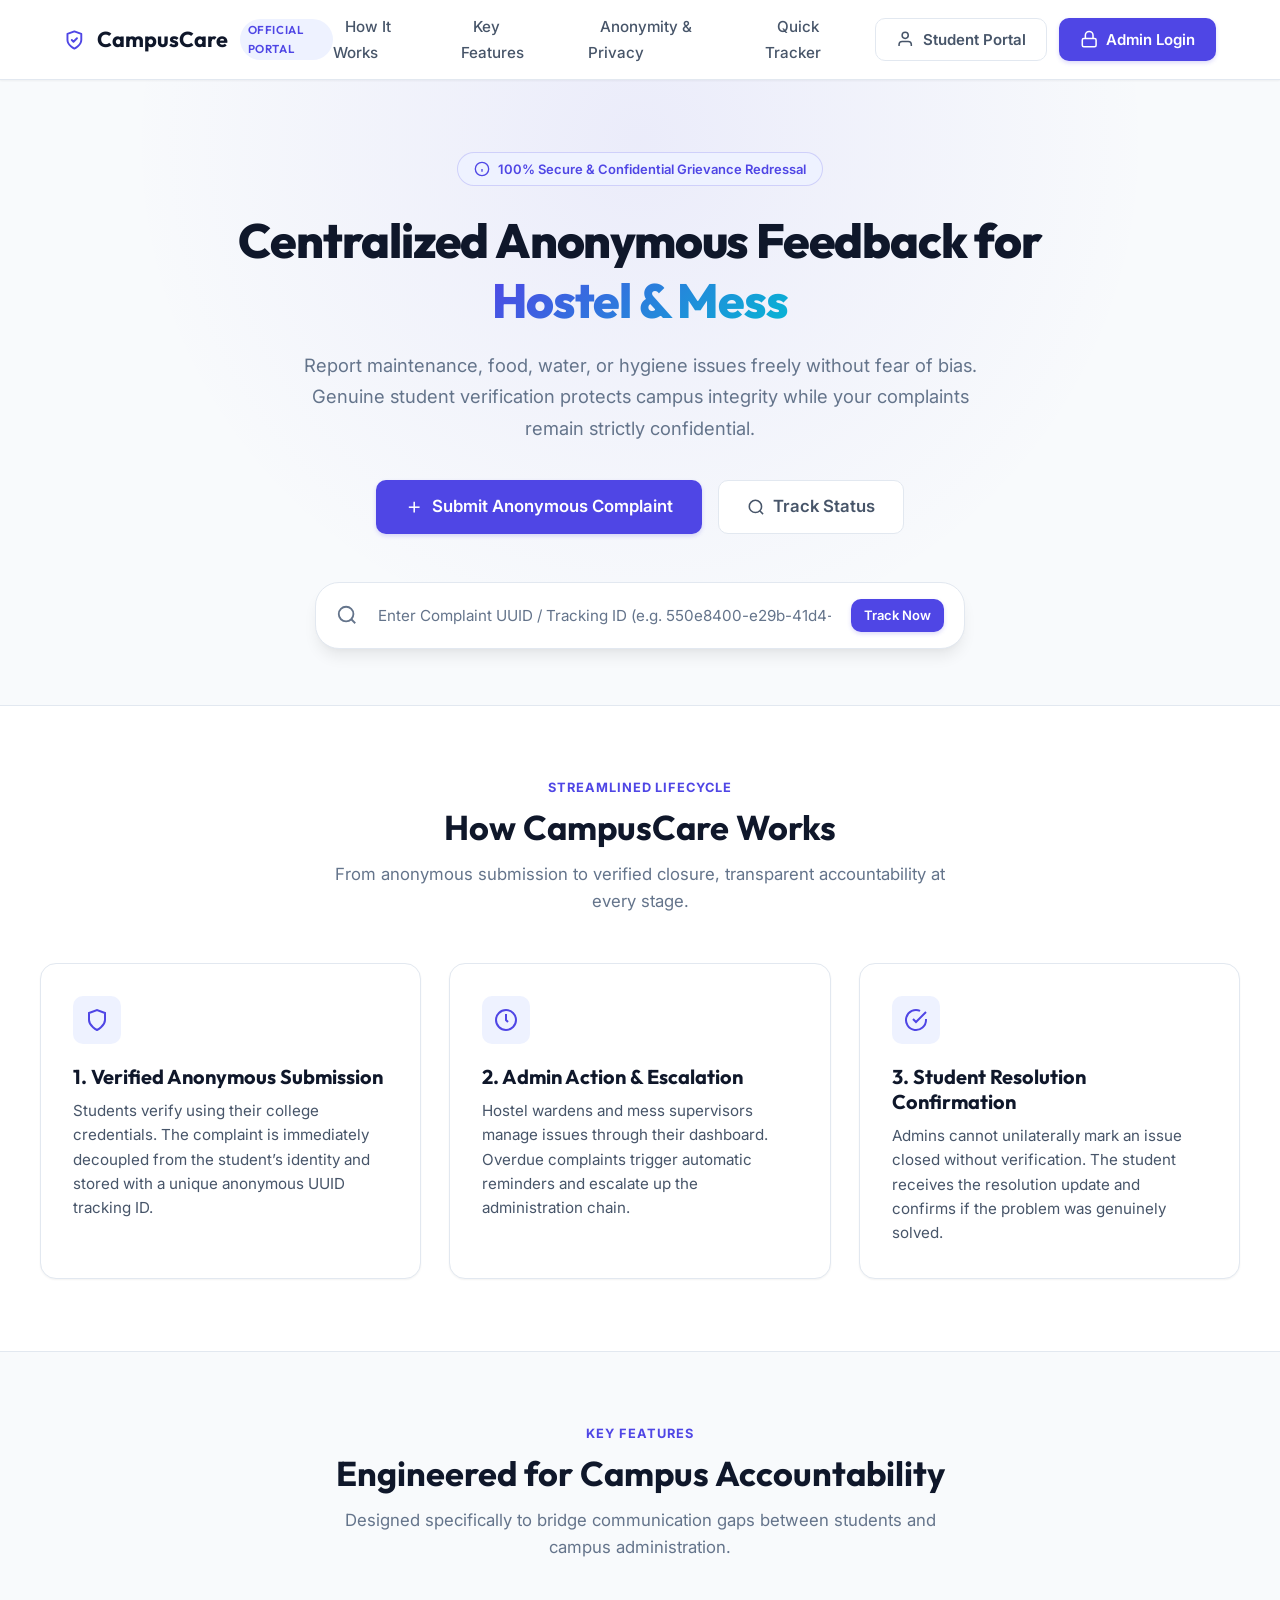
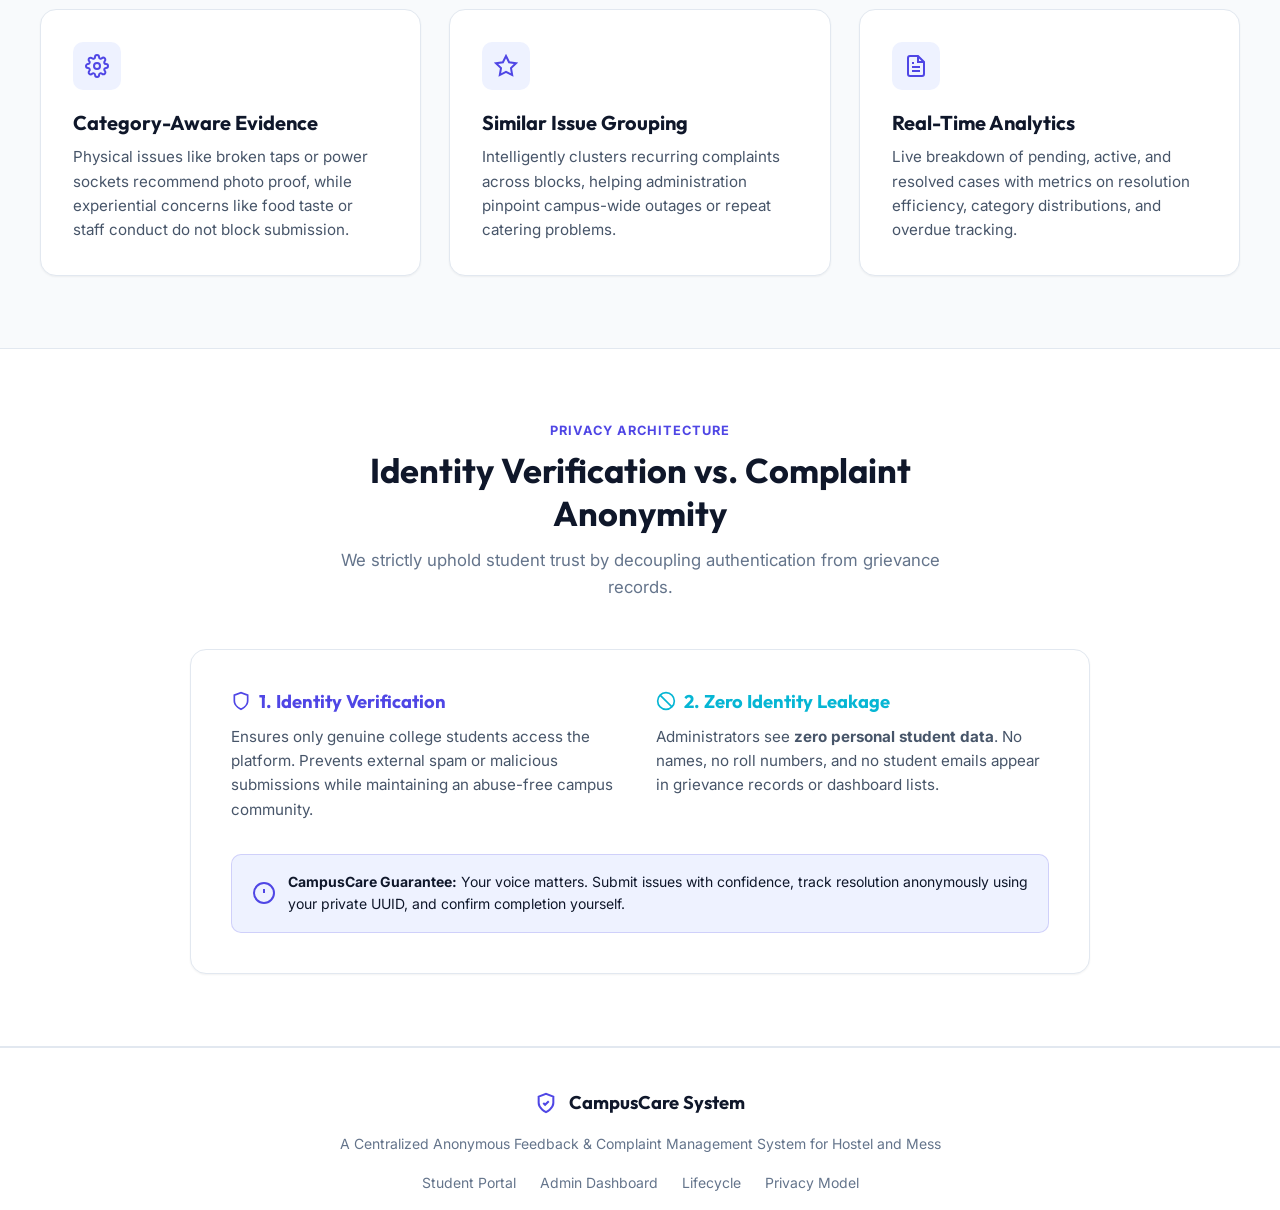
<file: index.html>
<!DOCTYPE html>
<html lang="en">
<head>
    <meta charset="UTF-8">
    <meta http-equiv="refresh" content="0; url=./frontend/index.html">
    <title>Redirecting to CampusCare...</title>
</head>
<body>
    <p>Redirecting to <a href="./frontend/index.html">CampusCare Portal</a>...</p>
</body>
</html>
</file>
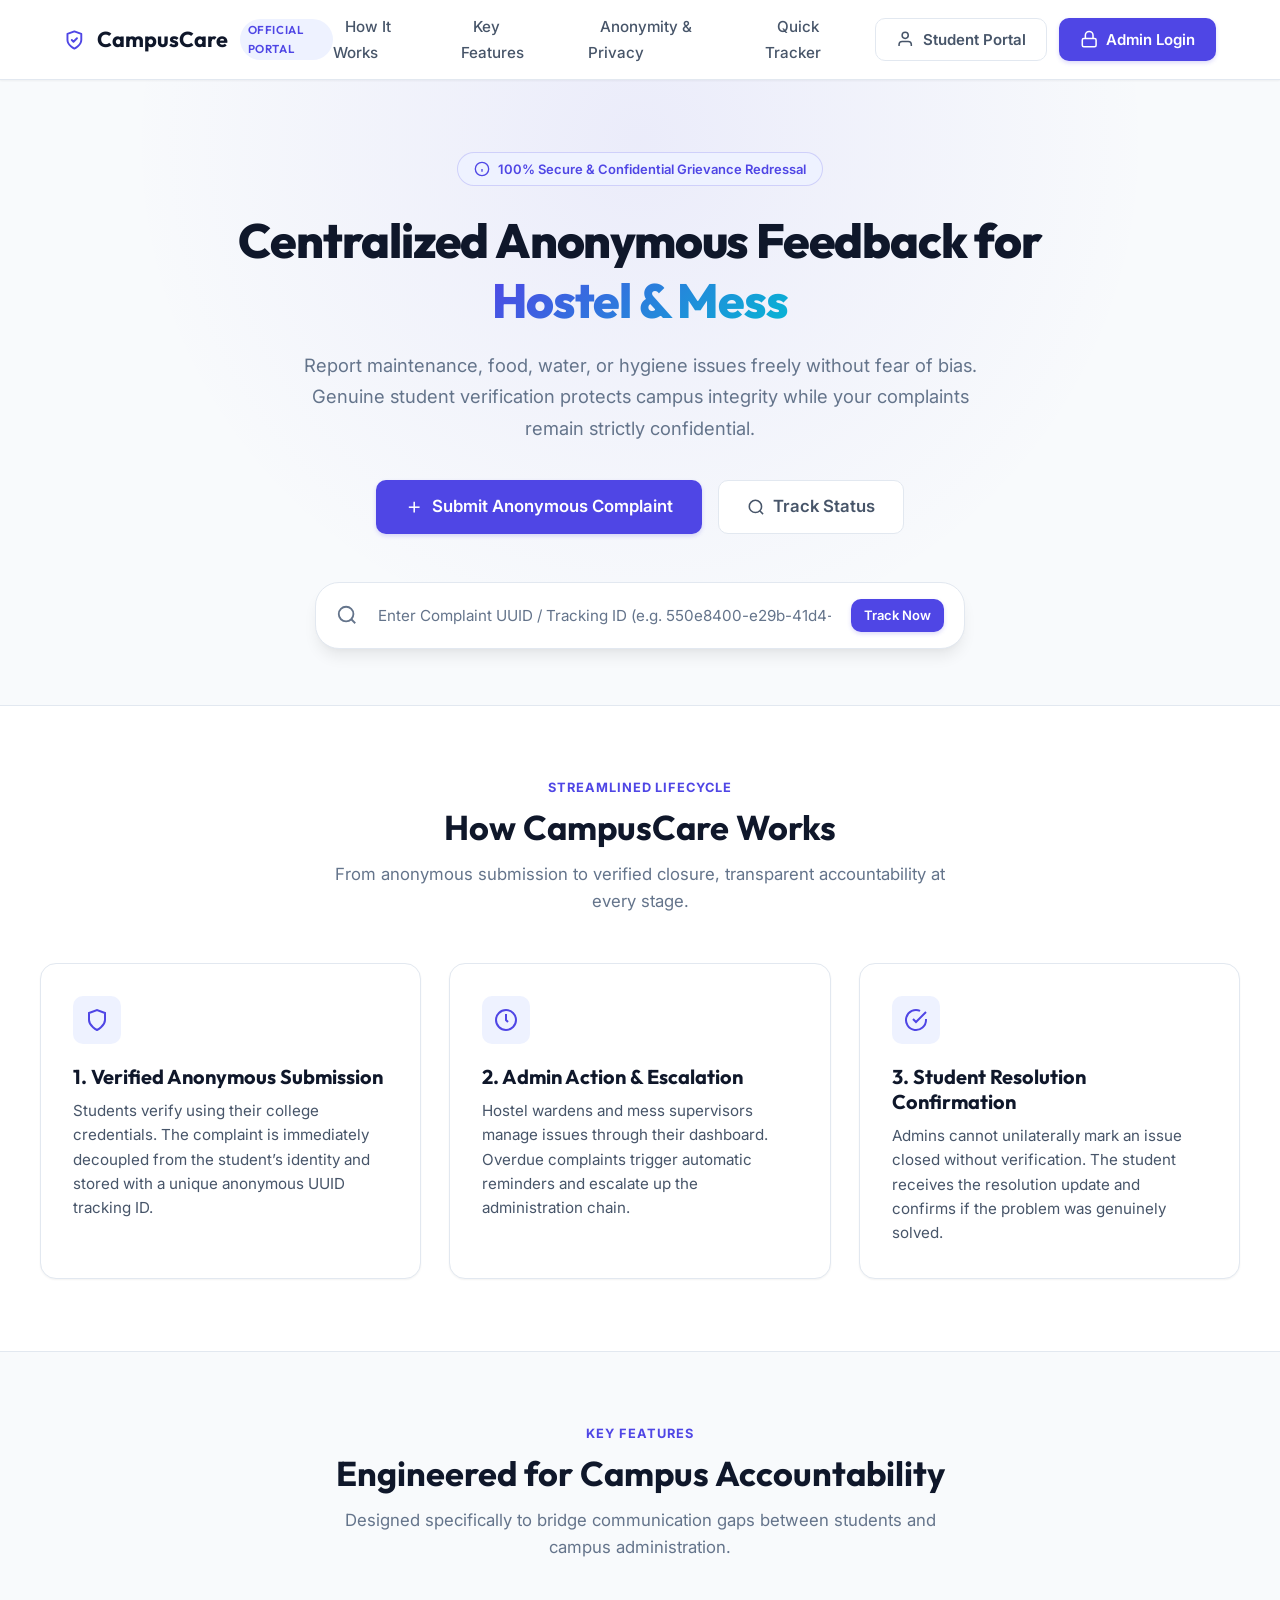
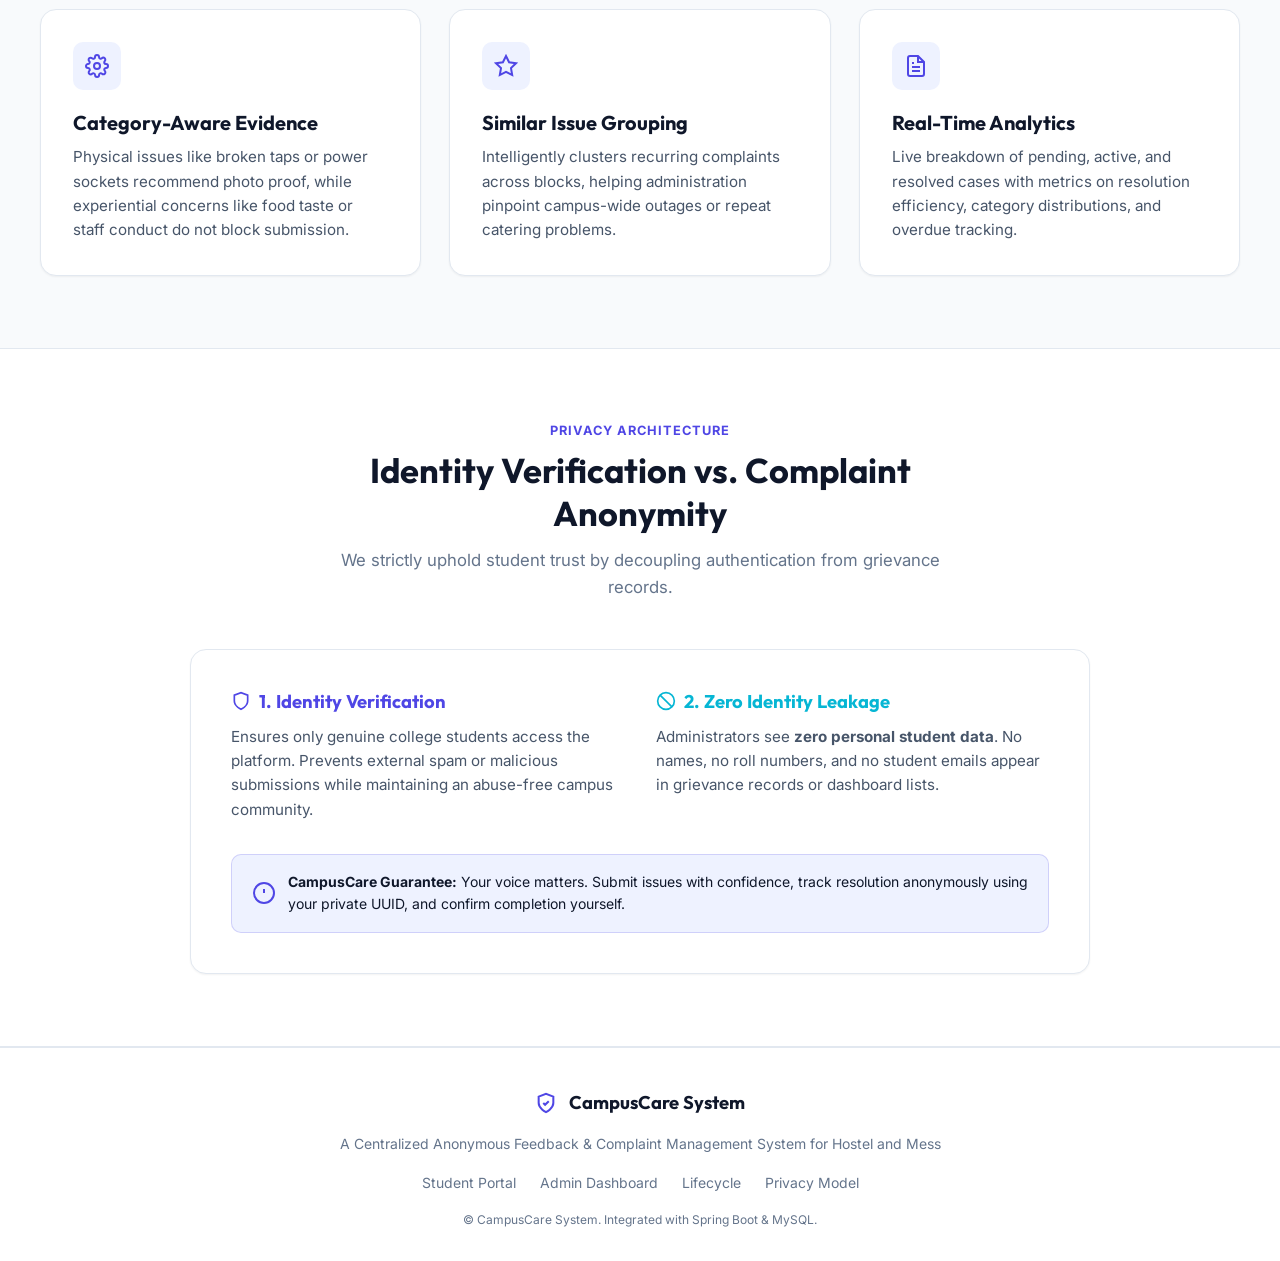
<file: frontend/index.html>
<!DOCTYPE html>
<html lang="en">
<head>
    <meta charset="UTF-8">
    <meta name="viewport" content="width=device-width, initial-scale=1.0">
    <meta name="description" content="CampusCare - Centralized Anonymous Feedback & Complaint Management System for Hostel & Mess">
    <title>CampusCare | Anonymous Hostel & Mess Management</title>
    <!-- Favicon SVG -->
    <link rel="icon" href="data:image/svg+xml,<svg xmlns='http://www.w3.org/2000/svg' viewBox='0 0 24 24' fill='%234F46E5'><path d='M12 2L2 7l10 5 10-5-10-5zM2 17l10 5 10-5M2 12l10 5 10-5'/></svg>">
    <!-- Google Fonts -->
    <link rel="preconnect" href="https://fonts.googleapis.com">
    <link rel="preconnect" href="https://fonts.gstatic.com" crossorigin>
    <link href="https://fonts.googleapis.com/css2?family=Inter:wght@300;400;500;600;700&family=Outfit:wght@500;600;700;800&display=swap" rel="stylesheet">
    <!-- Global CSS -->
    <link rel="stylesheet" href="css/style.css">
</head>
<body>

    <!-- Header Navigation -->
    <header class="header-nav">
        <div class="nav-container">
            <a href="index.html" class="brand-logo" id="nav-brand-logo">
                <svg width="28" height="28" viewBox="0 0 24 24" fill="none" stroke="currentColor" stroke-width="2.2" stroke-linecap="round" stroke-linejoin="round">
                    <path d="M12 22s8-4 8-10V5l-8-3-8 3v7c0 6 8 10 8 10z"/>
                    <path d="M9 12l2 2 4-4"/>
                </svg>
                <span>CampusCare</span>
                <span class="brand-badge">Official Portal</span>
            </a>

            <nav>
                <ul class="nav-links">
                    <li><a href="#how-it-works">How It Works</a></li>
                    <li><a href="#features">Key Features</a></li>
                    <li><a href="#privacy">Anonymity & Privacy</a></li>
                    <li><a href="#track">Quick Tracker</a></li>
                </ul>
            </nav>

            <div class="nav-cta">
                <a href="student.html" class="btn btn-secondary" id="nav-student-btn">
                    <svg width="18" height="18" viewBox="0 0 24 24" fill="none" stroke="currentColor" stroke-width="2">
                        <path d="M20 21v-2a4 4 0 0 0-4-4H8a4 4 0 0 0-4 4v2"/>
                        <circle cx="12" cy="7" r="4"/>
                    </svg>
                    Student Portal
                </a>
                <a href="admin.html" class="btn btn-primary" id="nav-admin-btn">
                    <svg width="18" height="18" viewBox="0 0 24 24" fill="none" stroke="currentColor" stroke-width="2">
                        <rect x="3" y="11" width="18" height="11" rx="2" ry="2"/>
                        <path d="M7 11V7a5 5 0 0 1 10 0v4"/>
                    </svg>
                    Admin Login
                </a>
            </div>
        </div>
    </header>

    <!-- Main Content -->
    <main>
        <!-- Hero Section -->
        <section class="hero">
            <div class="hero-container">
                <div class="hero-pill">
                    <svg width="16" height="16" viewBox="0 0 24 24" fill="none" stroke="currentColor" stroke-width="2">
                        <circle cx="12" cy="12" r="10"/>
                        <line x1="12" y1="16" x2="12" y2="12"/>
                        <line x1="12" y1="8" x2="12.01" y2="8"/>
                    </svg>
                    <span>100% Secure &amp; Confidential Grievance Redressal</span>
                </div>

                <h1 class="hero-title">
                    Centralized Anonymous Feedback for <span>Hostel &amp; Mess</span>
                </h1>

                <p class="hero-subtitle">
                    Report maintenance, food, water, or hygiene issues freely without fear of bias. Genuine student verification protects campus integrity while your complaints remain strictly confidential.
                </p>

                <div class="hero-actions">
                    <a href="student.html" class="btn btn-primary btn-lg" id="hero-submit-complaint-btn">
                        <svg width="20" height="20" viewBox="0 0 24 24" fill="none" stroke="currentColor" stroke-width="2">
                            <line x1="12" y1="5" x2="12" y2="19"/>
                            <line x1="5" y1="12" x2="19" y2="12"/>
                        </svg>
                        Submit Anonymous Complaint
                    </a>
                    <a href="student.html?view=track" class="btn btn-secondary btn-lg" id="hero-track-btn">
                        <svg width="20" height="20" viewBox="0 0 24 24" fill="none" stroke="currentColor" stroke-width="2">
                            <circle cx="11" cy="11" r="8"/>
                            <line x1="21" y1="21" x2="16.65" y2="16.65"/>
                        </svg>
                        Track Status
                    </a>
                </div>

                <!-- Instant Quick Tracker Bar -->
                <div class="track-bar-card" id="track">
                    <svg width="22" height="22" viewBox="0 0 24 24" fill="none" stroke="#64748B" stroke-width="2">
                        <circle cx="11" cy="11" r="8"/>
                        <line x1="21" y1="21" x2="16.65" y2="16.65"/>
                    </svg>
                    <input type="text" id="quick-track-input" class="track-input" placeholder="Enter Complaint UUID / Tracking ID (e.g. 550e8400-e29b-41d4-a716-446655440000)...">
                    <button class="btn btn-primary btn-sm" id="quick-track-btn" onclick="handleQuickTrack()">
                        Track Now
                    </button>
                </div>
            </div>
        </section>

        <!-- Quick Track Result Modal / Container (Hidden by default) -->
        <div id="quick-track-result" style="display: none; max-width: 700px; margin: -1.5rem auto 3rem; padding: 0 1.5rem;">
            <div class="card" style="border-left: 4px solid var(--primary); background: #FFFFFF;">
                <div style="display: flex; justify-content: space-between; align-items: flex-start; margin-bottom: 1rem;">
                    <div>
                        <span class="section-tag" style="margin-bottom: 0.25rem;">Live Backend Tracking Record</span>
                        <h3 id="track-modal-category" style="font-size: 1.25rem;">Loading...</h3>
                    </div>
                    <div id="track-modal-status"></div>
                </div>

                <div style="display: grid; grid-template-columns: repeat(auto-fit, minmax(180px, 1fr)); gap: 1rem; margin-bottom: 1rem; background: var(--bg-subtle); padding: 0.875rem; border-radius: var(--radius-md);">
                    <div>
                        <small style="color: var(--text-muted); display: block;">Tracking Reference</small>
                        <code id="track-modal-id" style="font-size: 0.85rem; color: var(--primary); font-weight: 600; word-break: break-all;">-</code>
                    </div>
                    <div>
                        <small style="color: var(--text-muted); display: block;">Hostel / Location</small>
                        <strong id="track-modal-type" style="font-size: 0.95rem;">-</strong>
                    </div>
                </div>

                <div style="margin-bottom: 1rem;">
                    <small style="color: var(--text-muted); display: block; margin-bottom: 0.25rem;">Complaint Description</small>
                    <p id="track-modal-desc" style="color: var(--text-secondary); font-size: 0.95rem; line-height: 1.5; white-space: pre-wrap;"></p>
                </div>

                <div style="display: flex; justify-content: flex-end; gap: 0.75rem;">
                    <button class="btn btn-secondary btn-sm" onclick="document.getElementById('quick-track-result').style.display='none'">Dismiss</button>
                    <a id="track-modal-full-link" href="student.html" class="btn btn-primary btn-sm">Open in Student Portal &rarr;</a>
                </div>
            </div>
        </div>

        <!-- How It Works Section -->
        <section class="section section-alt" id="how-it-works">
            <div class="section-header">
                <span class="section-tag">Streamlined Lifecycle</span>
                <h2 class="section-title">How CampusCare Works</h2>
                <p class="section-desc">From anonymous submission to verified closure, transparent accountability at every stage.</p>
            </div>

            <div class="grid-3">
                <div class="card">
                    <div class="card-icon">
                        <svg viewBox="0 0 24 24" fill="none" stroke="currentColor" stroke-width="2">
                            <path d="M12 22s8-4 8-10V5l-8-3-8 3v7c0 6 8 10 8 10z"/>
                        </svg>
                    </div>
                    <h3 class="card-title">1. Verified Anonymous Submission</h3>
                    <p class="card-text">Students verify using their college credentials. The complaint is immediately decoupled from the student’s identity and stored with a unique anonymous UUID tracking ID.</p>
                </div>

                <div class="card">
                    <div class="card-icon">
                        <svg viewBox="0 0 24 24" fill="none" stroke="currentColor" stroke-width="2">
                            <circle cx="12" cy="12" r="10"/>
                            <polyline points="12 6 12 12 14 14"/>
                        </svg>
                    </div>
                    <h3 class="card-title">2. Admin Action &amp; Escalation</h3>
                    <p class="card-text">Hostel wardens and mess supervisors manage issues through their dashboard. Overdue complaints trigger automatic reminders and escalate up the administration chain.</p>
                </div>

                <div class="card">
                    <div class="card-icon">
                        <svg viewBox="0 0 24 24" fill="none" stroke="currentColor" stroke-width="2">
                            <path d="M22 11.08V12a10 10 0 1 1-5.93-9.14"/>
                            <polyline points="22 4 12 14.01 9 11.01"/>
                        </svg>
                    </div>
                    <h3 class="card-title">3. Student Resolution Confirmation</h3>
                    <p class="card-text">Admins cannot unilaterally mark an issue closed without verification. The student receives the resolution update and confirms if the problem was genuinely solved.</p>
                </div>
            </div>
        </section>

        <!-- Key Features Section -->
        <section class="section" id="features">
            <div class="section-header">
                <span class="section-tag">Key Features</span>
                <h2 class="section-title">Engineered for Campus Accountability</h2>
                <p class="section-desc">Designed specifically to bridge communication gaps between students and campus administration.</p>
            </div>

            <div class="grid-3">
                <div class="card">
                    <div class="card-icon">
                        <svg viewBox="0 0 24 24" fill="none" stroke="currentColor" stroke-width="2">
                            <circle cx="12" cy="12" r="3"/>
                            <path d="M19.4 15a1.65 1.65 0 0 0 .33 1.82l.06.06a2 2 0 0 1 0 2.83 2 2 0 0 1-2.83 0l-.06-.06a1.65 1.65 0 0 0-1.82-.33 1.65 1.65 0 0 0-1 1.51V21a2 2 0 0 1-2 2 2 2 0 0 1-2-2v-.09A1.65 1.65 0 0 0 9 19.4a1.65 1.65 0 0 0-1.82.33l-.06.06a2 2 0 0 1-2.83 0 2 2 0 0 1 0-2.83l.06-.06a1.65 1.65 0 0 0 .33-1.82 1.65 1.65 0 0 0-1.51-1H3a2 2 0 0 1-2-2 2 2 0 0 1 2-2h.09A1.65 1.65 0 0 0 4.6 9a1.65 1.65 0 0 0-.33-1.82l-.06-.06a2 2 0 0 1 0-2.83 2 2 0 0 1 2.83 0l.06.06a1.65 1.65 0 0 0 1.82.33H9a1.65 1.65 0 0 0 1-1.51V3a2 2 0 0 1 2-2 2 2 0 0 1 2 2v.09a1.65 1.65 0 0 0 1 1.51 1.65 1.65 0 0 0 1.82-.33l.06-.06a2 2 0 0 1 2.83 0 2 2 0 0 1 0 2.83l-.06.06a1.65 1.65 0 0 0-.33 1.82V9a1.65 1.65 0 0 0 1.51 1H21a2 2 0 0 1 2 2 2 2 0 0 1-2 2h-.09a1.65 1.65 0 0 0-1.51 1z"/>
                        </svg>
                    </div>
                    <h3 class="card-title">Category-Aware Evidence</h3>
                    <p class="card-text">Physical issues like broken taps or power sockets recommend photo proof, while experiential concerns like food taste or staff conduct do not block submission.</p>
                </div>

                <div class="card">
                    <div class="card-icon">
                        <svg viewBox="0 0 24 24" fill="none" stroke="currentColor" stroke-width="2">
                            <polygon points="12 2 15.09 8.26 22 9.27 17 14.14 18.18 21.02 12 17.77 5.82 21.02 7 14.14 2 9.27 8.91 8.26 12 2"/>
                        </svg>
                    </div>
                    <h3 class="card-title">Similar Issue Grouping</h3>
                    <p class="card-text">Intelligently clusters recurring complaints across blocks, helping administration pinpoint campus-wide outages or repeat catering problems.</p>
                </div>

                <div class="card">
                    <div class="card-icon">
                        <svg viewBox="0 0 24 24" fill="none" stroke="currentColor" stroke-width="2">
                            <path d="M14 2H6a2 2 0 0 0-2 2v16a2 2 0 0 0 2 2h12a2 2 0 0 0 2-2V8z"/>
                            <polyline points="14 2 14 8 20 8"/>
                            <line x1="16" y1="13" x2="8" y2="13"/>
                            <line x1="16" y1="17" x2="8" y2="17"/>
                            <polyline points="10 9 9 9 8 9"/>
                        </svg>
                    </div>
                    <h3 class="card-title">Real-Time Analytics</h3>
                    <p class="card-text">Live breakdown of pending, active, and resolved cases with metrics on resolution efficiency, category distributions, and overdue tracking.</p>
                </div>
            </div>
        </section>

        <!-- Anonymity & Privacy Section -->
        <section class="section section-alt" id="privacy">
            <div class="section-header">
                <span class="section-tag">Privacy Architecture</span>
                <h2 class="section-title">Identity Verification vs. Complaint Anonymity</h2>
                <p class="section-desc">We strictly uphold student trust by decoupling authentication from grievance records.</p>
            </div>

            <div style="max-width: 900px; margin: 0 auto; background: var(--bg-surface); border: 1px solid var(--border-color); border-radius: var(--radius-lg); padding: 2.5rem; box-shadow: var(--shadow-sm);">
                <div style="display: grid; grid-template-columns: 1fr 1fr; gap: 2rem;">
                    <div>
                        <h4 style="font-size: 1.15rem; color: var(--primary); margin-bottom: 0.75rem; display: flex; align-items: center; gap: 0.5rem;">
                            <svg width="20" height="20" viewBox="0 0 24 24" fill="none" stroke="currentColor" stroke-width="2">
                                <path d="M12 22s8-4 8-10V5l-8-3-8 3v7c0 6 8 10 8 10z"/>
                            </svg>
                            1. Identity Verification
                        </h4>
                        <p style="color: var(--text-secondary); font-size: 0.95rem; line-height: 1.6;">
                            Ensures only genuine college students access the platform. Prevents external spam or malicious submissions while maintaining an abuse-free campus community.
                        </p>
                    </div>
                    <div>
                        <h4 style="font-size: 1.15rem; color: var(--accent); margin-bottom: 0.75rem; display: flex; align-items: center; gap: 0.5rem;">
                            <svg width="20" height="20" viewBox="0 0 24 24" fill="none" stroke="currentColor" stroke-width="2">
                                <circle cx="12" cy="12" r="10"/>
                                <line x1="4.93" y1="4.93" x2="19.07" y2="19.07"/>
                            </svg>
                            2. Zero Identity Leakage
                        </h4>
                        <p style="color: var(--text-secondary); font-size: 0.95rem; line-height: 1.6;">
                            Administrators see <strong>zero personal student data</strong>. No names, no roll numbers, and no student emails appear in grievance records or dashboard lists.
                        </p>
                    </div>
                </div>

                <div style="margin-top: 2rem; padding: 1rem 1.25rem; background: var(--primary-light); border-radius: var(--radius-md); border: 1px solid rgba(79, 70, 229, 0.2); display: flex; align-items: center; gap: 0.75rem;">
                    <svg width="24" height="24" viewBox="0 0 24 24" fill="none" stroke="var(--primary)" stroke-width="2" style="flex-shrink: 0;">
                        <circle cx="12" cy="12" r="10"/>
                        <line x1="12" y1="8" x2="12" y2="12"/>
                        <line x1="12" y1="16" x2="12.01" y2="16"/>
                    </svg>
                    <p style="font-size: 0.875rem; color: var(--text-primary); margin: 0;">
                        <strong>CampusCare Guarantee:</strong> Your voice matters. Submit issues with confidence, track resolution anonymously using your private UUID, and confirm completion yourself.
                    </p>
                </div>
            </div>
        </section>
    </main>

    <!-- Footer -->
    <footer class="footer">
        <div class="footer-container">
            <div class="brand-logo" style="font-size: 1.15rem;">
                <svg width="22" height="22" viewBox="0 0 24 24" fill="none" stroke="currentColor" stroke-width="2.2">
                    <path d="M12 22s8-4 8-10V5l-8-3-8 3v7c0 6 8 10 8 10z"/>
                    <path d="M9 12l2 2 4-4"/>
                </svg>
                <span>CampusCare System</span>
            </div>
            <p>A Centralized Anonymous Feedback &amp; Complaint Management System for Hostel and Mess</p>
            <ul class="footer-links">
                <li><a href="student.html">Student Portal</a></li>
                <li><a href="admin.html">Admin Dashboard</a></li>
                <li><a href="#how-it-works">Lifecycle</a></li>
                <li><a href="#privacy">Privacy Model</a></li>
            </ul>
            <p style="font-size: 0.75rem; color: var(--text-muted);">&copy; CampusCare System. Integrated with Spring Boot &amp; MySQL.</p>
        </div>
    </footer>

    <!-- Toast Notification Container -->
    <div id="toast-container" class="toast-container"></div>

    <!-- Scripts -->
    <script src="js/config.js"></script>
    <script src="js/ui-utils.js"></script>
    <script src="js/api.js?v=resolution-time-1"></script>
    <script>
        async function handleQuickTrack() {
            const input = document.getElementById('quick-track-input');
            const btn = document.getElementById('quick-track-btn');
            const resultBox = document.getElementById('quick-track-result');
            const trackingId = input.value.trim();

            if (!trackingId) {
                UI.showToast('Please enter a valid tracking UUID or reference ID.', 'warning');
                input.focus();
                return;
            }

            btn.disabled = true;
            btn.innerHTML = 'Searching...';

            try {
                const complaint = await apiService.getComplaintByTrackingId(trackingId);
                if (complaint && complaint.id) {
                    // Populate result
                    document.getElementById('track-modal-category').textContent = complaint.category || 'General';
                    document.getElementById('track-modal-id').textContent = complaint.trackingId || trackingId;
                    document.getElementById('track-modal-type').textContent = complaint.type || 'Hostel/Mess';
                    document.getElementById('track-modal-desc').textContent = complaint.description || 'No description provided.';
                    document.getElementById('track-modal-status').innerHTML = UI.renderStatusBadge(complaint.status);
                    document.getElementById('track-modal-full-link').href = `student.html?view=track&id=${encodeURIComponent(complaint.trackingId)}`;

                    resultBox.style.display = 'block';
                    resultBox.scrollIntoView({ behavior: 'smooth', block: 'center' });
                    UI.showToast('Tracking record retrieved successfully from backend!', 'success');
                } else {
                    UI.showToast('No complaint found with that Tracking ID.', 'error');
                }
            } catch (err) {
                UI.showToast(err.message || 'Complaint not found. Please double check the ID.', 'error');
            } finally {
                btn.disabled = false;
                btn.innerHTML = 'Track Now';
            }
        }

        // Allow 'Enter' key in tracker
        document.getElementById('quick-track-input').addEventListener('keydown', (e) => {
            if (e.key === 'Enter') handleQuickTrack();
        });
    </script>
</body>
</html>
</file>
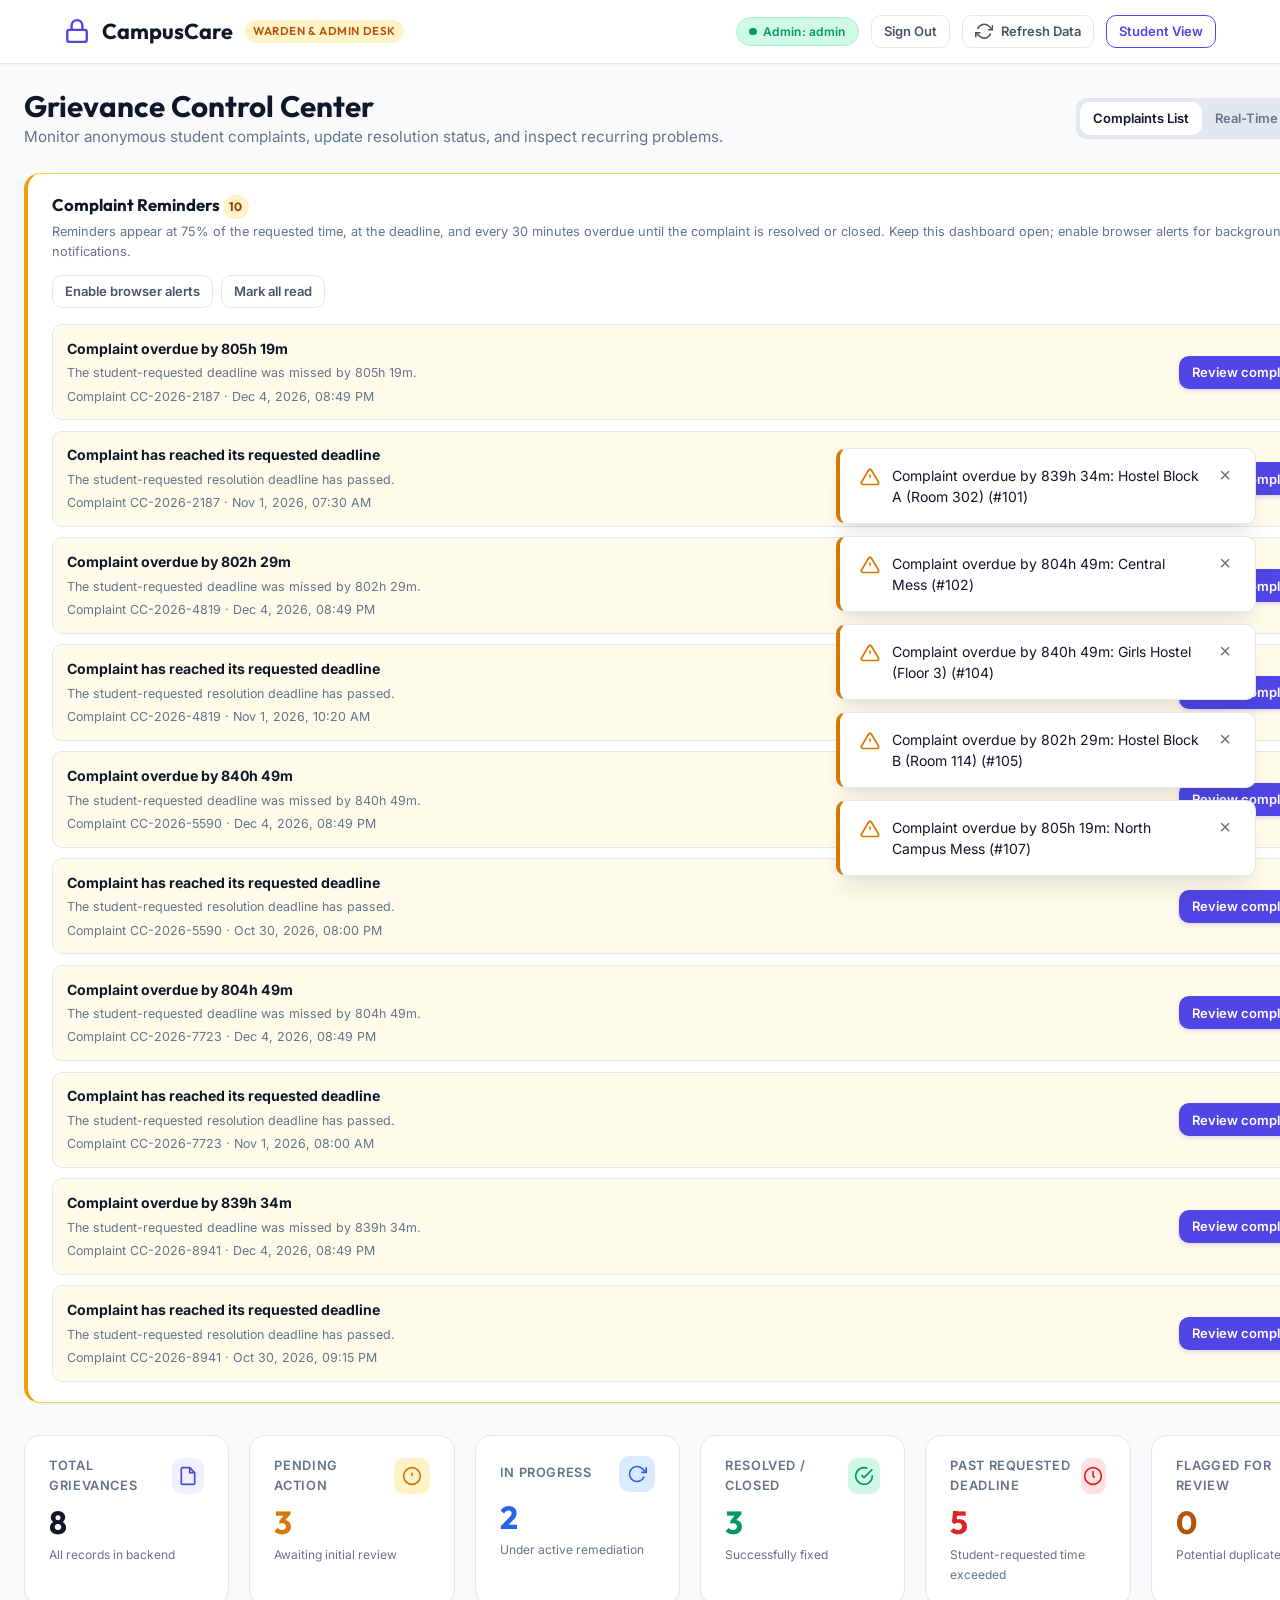
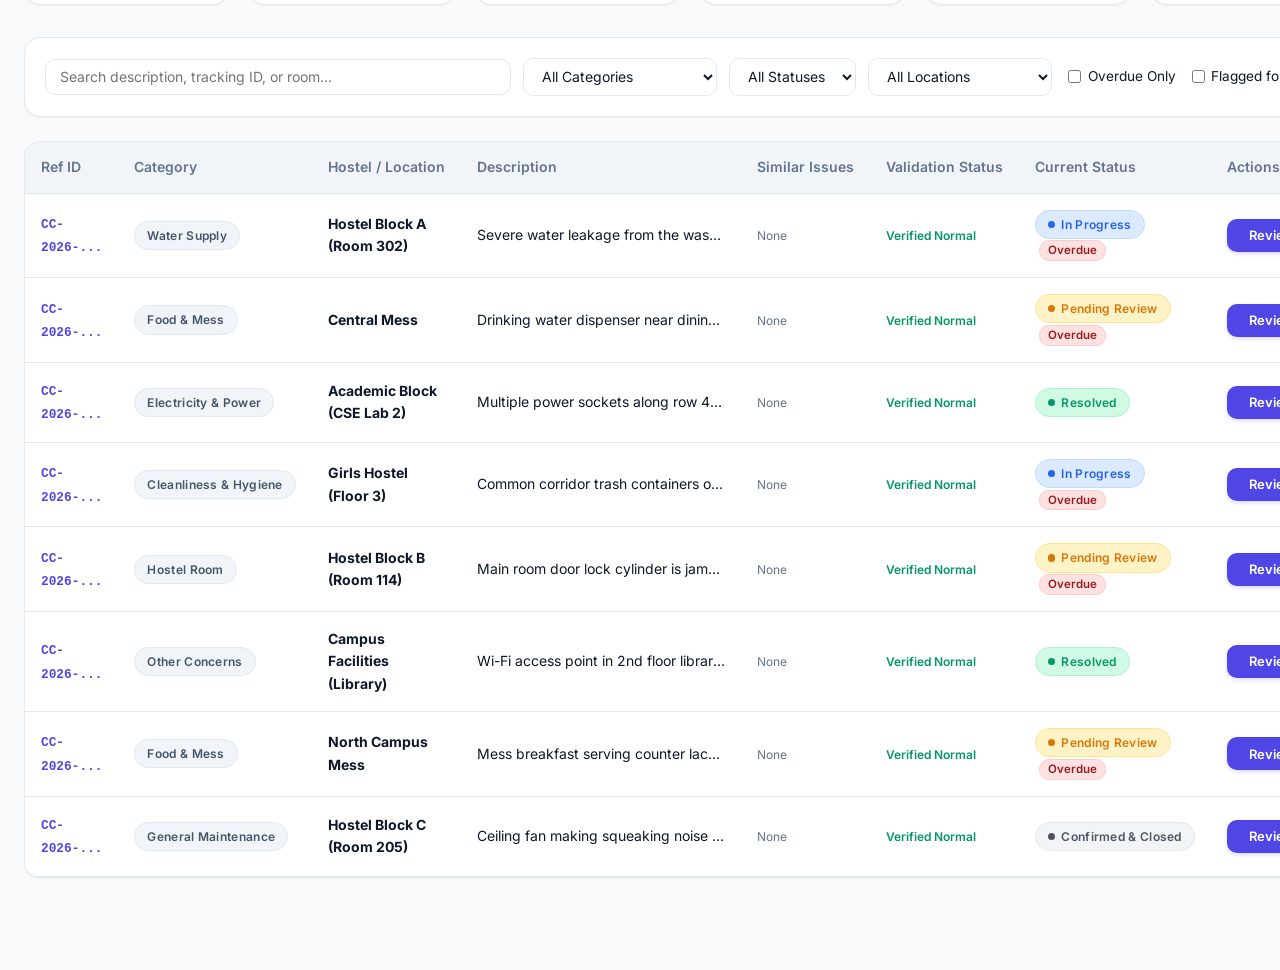
<file: frontend/admin.html>
<!DOCTYPE html>
<html lang="en">
<head>
    <meta charset="UTF-8">
    <meta name="viewport" content="width=device-width, initial-scale=1.0">
    <meta name="description" content="CampusCare Admin Portal - Centralized Grievance Management, Resolution Tracking & Real-Time Analytics">
    <title>CampusCare | Administration Dashboard</title>
    <!-- Google Fonts -->
    <link rel="preconnect" href="https://fonts.googleapis.com">
    <link rel="preconnect" href="https://fonts.gstatic.com" crossorigin>
    <link href="https://fonts.googleapis.com/css2?family=Inter:wght@300;400;500;600;700&family=Outfit:wght@500;600;700;800&display=swap" rel="stylesheet">
    <!-- CSS -->
    <link rel="stylesheet" href="css/style.css">
    <link rel="stylesheet" href="css/admin.css">
</head>
<body>

    <!-- Header Navigation -->
    <header class="header-nav">
        <div class="nav-container">
            <a href="index.html" class="brand-logo">
                <svg width="26" height="26" viewBox="0 0 24 24" fill="none" stroke="currentColor" stroke-width="2.2">
                    <rect x="3" y="11" width="18" height="11" rx="2" ry="2"/>
                    <path d="M7 11V7a5 5 0 0 1 10 0v4"/>
                </svg>
                <span>CampusCare</span>
                <span class="brand-badge" style="background: #FEF3C7; color: #B45309;">Warden &amp; Admin Desk</span>
            </a>

            <div class="nav-cta">
                <div id="admin-auth-container" style="display: flex; align-items: center; gap: 0.75rem;">
                    <!-- Admin status populated dynamically -->
                </div>
                <button class="btn btn-secondary btn-sm" id="admin-refresh-btn" onclick="loadAllComplaints(true)">
                    <svg width="16" height="16" viewBox="0 0 24 24" fill="none" stroke="currentColor" stroke-width="2">
                        <polyline points="23 4 23 10 17 10"/>
                        <polyline points="1 20 1 14 7 14"/>
                        <path d="M3.51 9a9 9 0 0 1 14.85-3.36L23 10M1 14l4.64 4.36A9 9 0 0 0 20.49 15"/>
                    </svg>
                    Refresh Data
                </button>
                <a href="student.html" class="btn btn-outline btn-sm">Student View</a>
            </div>
        </div>
    </header>

    <!-- Main Admin Dashboard -->
    <main class="admin-layout" id="admin-main-view">
        <!-- View Toggle & Heading -->
        <div style="display: flex; justify-content: space-between; align-items: center; margin-bottom: 1.5rem; flex-wrap: wrap; gap: 1rem;">
            <div>
                <h1 style="font-size: 1.85rem; font-weight: 700;">Grievance Control Center</h1>
                <p style="color: var(--text-muted); font-size: 0.95rem;">Monitor anonymous student complaints, update resolution status, and inspect recurring problems.</p>
            </div>

            <div style="display: flex; background: #E2E8F0; padding: 0.25rem; border-radius: var(--radius-md);">
                <button class="btn btn-sm" id="btn-tab-table" style="background: #FFFFFF; color: var(--text-primary);" onclick="switchAdminTab('table')">
                    Complaints List
                </button>
                <button class="btn btn-sm" id="btn-tab-analytics" style="background: transparent; color: var(--text-muted);" onclick="switchAdminTab('analytics')">
                    Real-Time Analytics
                </button>
            </div>
        </div>

        <section class="reminder-center" id="complaint-reminder-center" aria-live="polite" style="display: none;">
            <div class="reminder-center-header">
                <div>
                    <h2>Complaint Reminders <span class="reminder-count" id="complaint-reminder-count">0</span></h2>
                    <p>Reminders appear at 75% of the requested time, at the deadline, and every 30 minutes overdue until the complaint is resolved or closed. Keep this dashboard open; enable browser alerts for background notifications.</p>
                </div>
                <div style="display: flex; gap: 0.5rem; flex-wrap: wrap;">
                    <button type="button" class="btn btn-sm btn-secondary" id="enable-browser-reminders-btn" onclick="enableBrowserComplaintReminders()">Enable browser alerts</button>
                    <button type="button" class="btn btn-sm btn-secondary" onclick="markAllComplaintRemindersRead()">Mark all read</button>
                </div>
            </div>
            <div class="reminder-list" id="complaint-reminder-list"></div>
        </section>

        <!-- KPI Metrics Cards Grid -->
        <section class="kpi-grid">
            <div class="kpi-card kpi-total">
                <div class="kpi-header">
                    <span class="kpi-label">Total Grievances</span>
                    <div class="kpi-icon">
                        <svg viewBox="0 0 24 24" fill="none" stroke="currentColor" stroke-width="2">
                            <path d="M14 2H6a2 2 0 0 0-2 2v16a2 2 0 0 0 2 2h12a2 2 0 0 0 2-2V8z"/>
                            <polyline points="14 2 14 8 20 8"/>
                        </svg>
                    </div>
                </div>
                <div class="kpi-value" id="kpi-total-val">0</div>
                <div class="kpi-trend">All records in backend</div>
            </div>

            <div class="kpi-card kpi-pending">
                <div class="kpi-header">
                    <span class="kpi-label">Pending Action</span>
                    <div class="kpi-icon">
                        <svg viewBox="0 0 24 24" fill="none" stroke="currentColor" stroke-width="2">
                            <circle cx="12" cy="12" r="10"/>
                            <line x1="12" y1="8" x2="12" y2="12"/>
                            <line x1="12" y1="16" x2="12.01" y2="16"/>
                        </svg>
                    </div>
                </div>
                <div class="kpi-value" id="kpi-pending-val" style="color: var(--status-pending);">0</div>
                <div class="kpi-trend">Awaiting initial review</div>
            </div>

            <div class="kpi-card kpi-progress">
                <div class="kpi-header">
                    <span class="kpi-label">In Progress</span>
                    <div class="kpi-icon">
                        <svg viewBox="0 0 24 24" fill="none" stroke="currentColor" stroke-width="2">
                            <polyline points="23 4 23 10 17 10"/>
                            <path d="M20.49 15a9 9 0 1 1-2.12-9.36L23 10"/>
                        </svg>
                    </div>
                </div>
                <div class="kpi-value" id="kpi-progress-val" style="color: var(--status-progress);">0</div>
                <div class="kpi-trend">Under active remediation</div>
            </div>

            <div class="kpi-card kpi-resolved">
                <div class="kpi-header">
                    <span class="kpi-label">Resolved / Closed</span>
                    <div class="kpi-icon">
                        <svg viewBox="0 0 24 24" fill="none" stroke="currentColor" stroke-width="2">
                            <path d="M22 11.08V12a10 10 0 1 1-5.93-9.14"/>
                            <polyline points="22 4 12 14.01 9 11.01"/>
                        </svg>
                    </div>
                </div>
                <div class="kpi-value" id="kpi-resolved-val" style="color: var(--status-resolved);">0</div>
                <div class="kpi-trend">Successfully fixed</div>
            </div>

            <div class="kpi-card kpi-overdue">
                <div class="kpi-header">
                    <span class="kpi-label">Past Requested Deadline</span>
                    <div class="kpi-icon">
                        <svg viewBox="0 0 24 24" fill="none" stroke="currentColor" stroke-width="2">
                            <circle cx="12" cy="12" r="10"/>
                            <polyline points="12 6 12 12 14 14"/>
                        </svg>
                    </div>
                </div>
                <div class="kpi-value" id="kpi-overdue-val" style="color: #DC2626;">0</div>
                <div class="kpi-trend">Student-requested time exceeded</div>
            </div>

            <div class="kpi-card kpi-flagged">
                <div class="kpi-header">
                    <span class="kpi-label">Flagged For Review</span>
                    <div class="kpi-icon">
                        <svg viewBox="0 0 24 24" fill="none" stroke="currentColor" stroke-width="2">
                            <path d="M10.29 3.86L1.82 18a2 2 0 0 0 1.71 3h16.94a2 2 0 0 0 1.71-3L13.71 3.86a2 2 0 0 0-3.42 0z"/>
                        </svg>
                    </div>
                </div>
                <div class="kpi-value" id="kpi-flagged-val" style="color: #B45309;">0</div>
                <div class="kpi-trend">Potential duplicate/spam</div>
            </div>
        </section>

        <!-- VIEW 1: Complaints Table & Filters -->
        <section id="admin-view-table">
            <!-- Filter & Search Toolbar -->
            <div class="filter-bar">
                <div class="filter-group">
                    <input type="text" id="admin-search-input" class="filter-input" placeholder="Search description, tracking ID, or room..." oninput="applyFilters()">

                    <select id="filter-category-select" class="filter-select" onchange="applyFilters()">
                        <option value="ALL">All Categories</option>
                        <!-- Populated dynamically -->
                    </select>

                    <select id="filter-status-select" class="filter-select" onchange="applyFilters()">
                        <option value="ALL">All Statuses</option>
                        <option value="PENDING">Pending</option>
                        <option value="IN_PROGRESS">In Progress</option>
                        <option value="RESOLVED">Resolved</option>
                        <option value="CLOSED">Closed</option>
                        <option value="REOPENED">Reopened</option>
                    </select>

                    <select id="filter-location-select" class="filter-select" onchange="applyFilters()">
                        <option value="ALL">All Locations</option>
                    </select>
                </div>

                <div style="display: flex; gap: 1rem; align-items: center; font-size: 0.85rem;">
                    <label style="display: flex; align-items: center; gap: 0.4rem; cursor: pointer;">
                        <input type="checkbox" id="filter-overdue-only" onchange="applyFilters()">
                        <span>Overdue Only</span>
                    </label>
                    <label style="display: flex; align-items: center; gap: 0.4rem; cursor: pointer;">
                        <input type="checkbox" id="filter-flagged-only" onchange="applyFilters()">
                        <span>Flagged for Review</span>
                    </label>
                </div>
            </div>

            <!-- Complaints Table -->
            <div class="table-card">
                <table class="admin-table">
                    <thead>
                        <tr>
                            <th>Ref ID</th>
                            <th>Category</th>
                            <th>Hostel / Location</th>
                            <th>Description</th>
                            <th>Similar Issues</th>
                            <th>Validation Status</th>
                            <th>Current Status</th>
                            <th>Actions</th>
                        </tr>
                    </thead>
                    <tbody id="admin-table-body">
                        <!-- Populated dynamically -->
                    </tbody>
                </table>
            </div>
        </section>

        <!-- VIEW 2: Real-Time Analytics -->
        <section id="admin-view-analytics" style="display: none;">
            <div class="analytics-grid">
                <!-- Complaints by Category -->
                <div class="chart-card">
                    <h3 style="font-size: 1.15rem; margin-bottom: 1.25rem;">Complaints by Category</h3>
                    <div id="analytics-categories-container">
                        <!-- Populated dynamically -->
                    </div>
                </div>

                <!-- Complaints by Location -->
                <div class="chart-card">
                    <h3 style="font-size: 1.15rem; margin-bottom: 1.25rem;">Complaints by Hostel / Location</h3>
                    <div id="analytics-locations-container">
                        <!-- Populated dynamically -->
                    </div>
                </div>

                <!-- Status Distribution -->
                <div class="chart-card">
                    <h3 style="font-size: 1.15rem; margin-bottom: 1.25rem;">Status Distribution</h3>
                    <div id="analytics-statuses-container">
                        <!-- Populated dynamically -->
                    </div>
                </div>
            </div>
        </section>
    </main>

    <!-- Complaint Detail Drawer -->
    <div class="drawer-overlay" id="detail-drawer" onclick="if(event.target === this) closeDrawer()">
        <div class="drawer-panel">
            <div class="drawer-header">
                <div>
                    <span class="section-tag" id="drawer-category-tag">CATEGORY</span>
                    <h3 id="drawer-title" style="font-size: 1.35rem; margin-top: 0.25rem;">Complaint Inspection</h3>
                </div>
                <button onclick="closeDrawer()" class="toast-close" style="font-size: 1.75rem;">&times;</button>
            </div>

            <div class="drawer-body">
                <!-- Anonymity Banner -->
                <div style="background: var(--primary-light); border: 1px solid rgba(79, 70, 229, 0.2); border-radius: var(--radius-md); padding: 0.875rem 1rem; margin-bottom: 1.25rem; display: flex; align-items: center; gap: 0.75rem;">
                    <svg width="22" height="22" viewBox="0 0 24 24" fill="none" stroke="var(--primary)" stroke-width="2" style="flex-shrink: 0;">
                        <path d="M12 22s8-4 8-10V5l-8-3-8 3v7c0 6 8 10 8 10z"/>
                    </svg>
                    <small style="color: var(--text-primary); font-size: 0.8rem; line-height: 1.4;">
                        <strong>Anonymity Preserved:</strong> Student identity is securely decoupled. Tracking UUID is the sole identifier.
                    </small>
                </div>

                <!-- Identification Info -->
                <div class="detail-section">
                    <span class="detail-label">Tracking UUID</span>
                    <div style="display: flex; gap: 0.5rem; align-items: center;">
                        <code id="drawer-tracking-id" style="font-size: 0.85rem; color: var(--primary); font-weight: 600; word-break: break-all;">-</code>
                        <button class="btn btn-sm btn-secondary" onclick="UI.copyToClipboard(document.getElementById('drawer-tracking-id').innerText)">Copy</button>
                    </div>
                </div>

                <!-- Location & Type -->
                <div class="detail-section">
                    <span class="detail-label">Hostel Block / Location</span>
                    <div class="detail-box" id="drawer-location">-</div>
                </div>

                <!-- Description -->
                <div class="detail-section">
                    <span class="detail-label">Complaint Narrative</span>
                    <div class="detail-box" id="drawer-description" style="white-space: pre-wrap;">-</div>
                </div>

                <!-- Student Evidence Photo -->
                <div class="detail-section" id="drawer-evidence-section" style="display: none;">
                    <span class="detail-label">Student Evidence Photo</span>
                    <div class="detail-box" style="padding: 0.75rem;">
                        <img id="drawer-evidence-image" alt="Complaint evidence" style="max-width: 100%; max-height: 300px; border-radius: 12px; display: block; margin: 0 auto; border: 1px solid var(--border-color); background: #F8FAFC;" />
                        <div id="drawer-evidence-meta" style="margin-top: 0.5rem; color: var(--text-muted); font-size: 0.8rem;"></div>
                    </div>
                </div>

                <!-- Smart Accountability & Escalation Info -->
                <div class="detail-section" style="background: #F8FAFC; border: 1px solid var(--border-color); border-radius: var(--radius-md); padding: 1rem;">
                    <span class="detail-label">Accountability &amp; Escalation Tracker</span>
                    <div style="display: grid; grid-template-columns: 1fr 1fr; gap: 0.75rem; margin-top: 0.5rem; font-size: 0.85rem;">
                        <div>
                            <span style="color: var(--text-muted); display: block;">Assigned Authority:</span>
                            <strong id="drawer-authority">Warden Desk / Maintenance Wing</strong>
                        </div>
                        <div>
                            <span style="color: var(--text-muted); display: block;">Student-Requested Resolution Time:</span>
                            <strong id="drawer-sla">-</strong>
                            <span style="color: var(--text-muted); display: block; margin-top: 0.5rem;">Requested Due Time:</span>
                            <strong id="drawer-sla-due">-</strong>
                            <span id="drawer-sla-remaining" style="display: block; margin-top: 0.25rem; font-size: 0.8rem; color: var(--text-muted);"></span>
                        </div>
                        <div>
                            <span style="color: var(--text-muted); display: block;">Current Escalation:</span>
                            <span id="drawer-escalation-badge">Normal</span>
                        </div>
                        <div>
                            <span style="color: var(--text-muted); display: block;">Audit / Heuristic Flag:</span>
                            <span id="drawer-suspicion-badge">Normal</span>
                        </div>
                    </div>
                </div>

                <!-- Similar Complaints Cluster -->
                <div class="detail-section" id="drawer-similar-cluster" style="display: none;">
                    <span class="detail-label">Similar Reports in This Facility</span>
                    <div style="padding: 0.75rem; background: #FAF5FF; border: 1px solid #E9D5FF; border-radius: var(--radius-md); font-size: 0.85rem; color: #6B21A8;" id="drawer-similar-summary">
                        <!-- Populated dynamically -->
                    </div>
                </div>

                <!-- Status Update Section -->
                <div class="detail-section" style="border-top: 1px solid var(--border-color); padding-top: 1.25rem;">
                    <span class="detail-label">Update Grievance Status</span>
                    <div class="form-group" style="margin-bottom: 1rem;">
                        <select id="drawer-status-select" class="form-control" style="font-weight: 600;">
                            <option value="PENDING">PENDING (Awaiting Action)</option>
                            <option value="IN_PROGRESS">IN_PROGRESS (Under Active Remediation)</option>
                            <option value="RESOLVED">RESOLVED (Remediation Complete, Awaiting Student Verification)</option>
                            <option value="CLOSED">CLOSED (Confirmed Solved)</option>
                            <option value="REOPENED">REOPENED (Student Reported Unresolved)</option>
                        </select>
                    </div>

                    <div class="form-group" style="margin-bottom: 1rem;">
                        <label class="form-label">
                            Resolution Action Note <small>(Visible in timeline)</small>
                        </label>
                        <textarea id="drawer-resolution-note" class="form-control" placeholder="Detail the corrective actions taken by technicians or wardens..." style="min-height: 80px;"></textarea>
                    </div>

                    <div class="form-group">
                        <label class="form-label">
                            Resolution Proof Attachment <small>(Simulated upload)</small>
                        </label>
                        <input type="file" id="drawer-proof-file" class="form-control" accept="image/*">
                    </div>
                </div>
            </div>

            <div class="drawer-footer">
                <button class="btn btn-danger btn-sm" onclick="handleDeleteComplaint()">
                    <svg width="16" height="16" viewBox="0 0 24 24" fill="none" stroke="currentColor" stroke-width="2">
                        <polyline points="3 6 5 6 21 6"/>
                        <path d="M19 6v14a2 2 0 0 1-2 2H7a2 2 0 0 1-2-2V6m3 0V4a2 2 0 0 1 2-2h4a2 2 0 0 1 2 2v2"/>
                    </svg>
                    Delete Record
                </button>
                <div style="display: flex; gap: 0.75rem;">
                    <button class="btn btn-secondary btn-sm" onclick="closeDrawer()">Cancel</button>
                    <button class="btn btn-primary btn-sm" id="drawer-save-btn" onclick="handleSaveComplaint()">
                        Save Status
                    </button>
                </div>
            </div>
        </div>
    </div>

    <!-- Admin Login Modal -->
    <div id="admin-login-modal" style="display: none; position: fixed; inset: 0; background: rgba(15, 23, 42, 0.7); backdrop-filter: blur(5px); z-index: 2000; align-items: center; justify-content: center; padding: 1rem;">
        <div class="card" style="max-width: 420px; width: 100%; box-shadow: var(--shadow-xl);">
            <div style="text-align: center; margin-bottom: 1.5rem;">
                <div class="card-icon" style="margin: 0 auto 1rem;">
                    <svg viewBox="0 0 24 24" fill="none" stroke="currentColor" stroke-width="2">
                        <rect x="3" y="11" width="18" height="11" rx="2" ry="2"/>
                        <path d="M7 11V7a5 5 0 0 1 10 0v4"/>
                    </svg>
                </div>
                <h3 style="font-size: 1.35rem;">CampusCare Administration</h3>
                <p style="font-size: 0.85rem; color: var(--text-muted); margin-top: 0.25rem;">Authorized Hostel &amp; Mess Staff Only</p>
            </div>

            <form onsubmit="handleAdminLogin(event)">
                <div class="form-group">
                    <label class="form-label">Admin Username</label>
                    <input type="text" id="admin-user-input" class="form-control" value="admin" required placeholder="admin">
                </div>

                <div class="form-group">
                    <label class="form-label">Password</label>
                    <input type="password" id="admin-pass-input" class="form-control" value="admin123" required placeholder="••••••••">
                    <small style="color: var(--text-muted); font-size: 0.75rem; margin-top: 0.25rem; display: block;">Default test credential: <code>admin</code> / <code>admin123</code></small>
                </div>

                <div style="margin-top: 1.5rem;">
                    <button type="submit" class="btn btn-primary" style="width: 100%;" id="admin-login-submit-btn">
                        Authenticate &amp; Access Dashboard
                    </button>
                </div>
            </form>
        </div>
    </div>

    <!-- Toast Notification Container -->
    <div id="toast-container" class="toast-container"></div>

    <!-- Scripts -->
    <script src="js/config.js"></script>
    <script src="js/ui-utils.js"></script>
    <script src="js/api.js?v=live-demo-2"></script>
    <script src="js/admin.js?v=live-demo-2"></script>
</body>
</html>
</file>
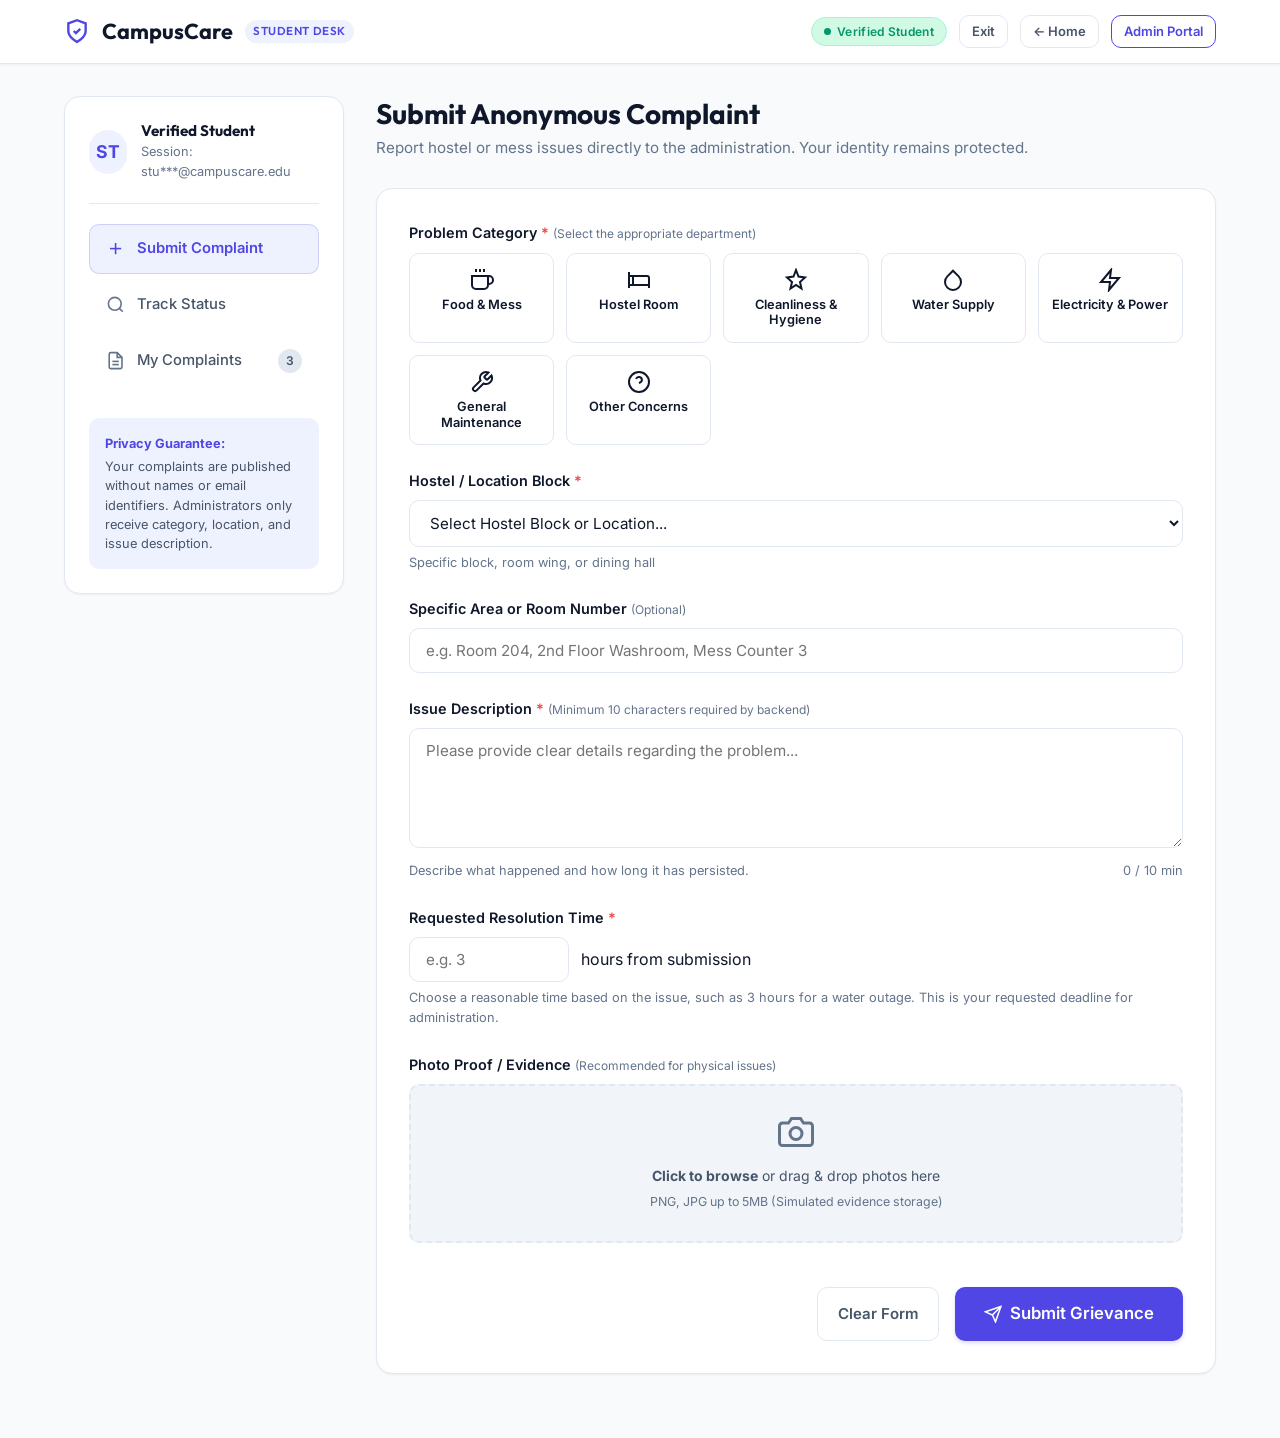
<file: frontend/student.html>
<!DOCTYPE html>
<html lang="en">
<head>
    <meta charset="UTF-8">
    <meta name="viewport" content="width=device-width, initial-scale=1.0">
    <meta name="description" content="CampusCare Student Portal - Anonymous Complaint Submission and Real-Time Tracking">
    <title>CampusCare | Student Portal</title>
    <!-- Google Fonts -->
    <link rel="preconnect" href="https://fonts.googleapis.com">
    <link rel="preconnect" href="https://fonts.gstatic.com" crossorigin>
    <link href="https://fonts.googleapis.com/css2?family=Inter:wght@300;400;500;600;700&family=Outfit:wght@500;600;700;800&display=swap" rel="stylesheet">
    <!-- CSS -->
    <link rel="stylesheet" href="css/style.css">
    <link rel="stylesheet" href="css/student.css">
</head>
<body>

    <!-- Header Navigation -->
    <header class="header-nav">
        <div class="nav-container">
            <a href="index.html" class="brand-logo">
                <svg width="26" height="26" viewBox="0 0 24 24" fill="none" stroke="currentColor" stroke-width="2.2">
                    <path d="M12 22s8-4 8-10V5l-8-3-8 3v7c0 6 8 10 8 10z"/>
                    <path d="M9 12l2 2 4-4"/>
                </svg>
                <span>CampusCare</span>
                <span class="brand-badge">Student Desk</span>
            </a>

            <div class="nav-cta">
                <div id="student-auth-status" style="display: flex; align-items: center; gap: 0.75rem;">
                    <!-- Populated dynamically: Verified badge or Login button -->
                </div>
                <a href="index.html" class="btn btn-secondary btn-sm">&larr; Home</a>
                <a href="admin.html" class="btn btn-outline btn-sm">Admin Portal</a>
            </div>
        </div>
    </header>

    <!-- Student Portal Layout -->
    <main class="student-layout">
        <!-- Sidebar Navigation -->
        <aside class="student-sidebar">
            <div class="student-profile-card">
                <div class="student-avatar" id="avatar-initials">ST</div>
                <div class="student-info">
                    <h4 id="sidebar-student-name">Verified Student</h4>
                    <small id="sidebar-student-email">Anonymous Session</small>
                </div>
            </div>

            <ul class="nav-tabs-list">
                <li class="nav-tab-item active" data-tab="tab-submit" id="nav-tab-submit">
                    <svg viewBox="0 0 24 24" fill="none" stroke="currentColor" stroke-width="2">
                        <line x1="12" y1="5" x2="12" y2="19"/>
                        <line x1="5" y1="12" x2="19" y2="12"/>
                    </svg>
                    <span>Submit Complaint</span>
                </li>

                <li class="nav-tab-item" data-tab="tab-track" id="nav-tab-track">
                    <svg viewBox="0 0 24 24" fill="none" stroke="currentColor" stroke-width="2">
                        <circle cx="11" cy="11" r="8"/>
                        <line x1="21" y1="21" x2="16.65" y2="16.65"/>
                    </svg>
                    <span>Track Status</span>
                </li>

                <li class="nav-tab-item" data-tab="tab-history" id="nav-tab-history">
                    <svg viewBox="0 0 24 24" fill="none" stroke="currentColor" stroke-width="2">
                        <path d="M14 2H6a2 2 0 0 0-2 2v16a2 2 0 0 0 2 2h12a2 2 0 0 0 2-2V8z"/>
                        <polyline points="14 2 14 8 20 8"/>
                        <line x1="16" y1="13" x2="8" y2="13"/>
                        <line x1="16" y1="17" x2="8" y2="17"/>
                    </svg>
                    <span>My Complaints</span>
                    <span class="tab-badge" id="my-complaints-count">0</span>
                </li>
            </ul>

            <div style="margin-top: 2rem; padding: 1rem; background: var(--primary-light); border-radius: var(--radius-md); font-size: 0.8rem; color: var(--text-secondary); line-height: 1.5;">
                <strong style="color: var(--primary); display: block; margin-bottom: 0.25rem;">Privacy Guarantee:</strong>
                Your complaints are published without names or email identifiers. Administrators only receive category, location, and issue description.
            </div>
        </aside>

        <!-- Main Content Panels -->
        <section class="student-content">

            <!-- TAB 1: Submit Anonymous Complaint -->
            <div class="tab-panel active" id="tab-submit">
                <div class="panel-header">
                    <h2>Submit Anonymous Complaint</h2>
                    <p>Report hostel or mess issues directly to the administration. Your identity remains protected.</p>
                </div>

                <div class="form-card">
                    <form id="complaint-form" onsubmit="handleComplaintSubmit(event)">
                        <!-- Category Selection -->
                        <div class="form-group">
                            <label class="form-label">
                                Problem Category <span style="color: #EF4444;">*</span>
                                <small>(Select the appropriate department)</small>
                            </label>
                            <div class="category-grid" id="category-grid-container">
                                <!-- Populated dynamically by JS from backend enums -->
                            </div>
                            <input type="hidden" id="selected-category" required>
                        </div>

                        <!-- Location / Type Selection -->
                        <div class="form-group">
                            <label for="complaint-type" class="form-label">
                                Hostel / Location Block <span style="color: #EF4444;">*</span>
                            </label>
                            <select id="complaint-type" class="form-control" required>
                                <option value="">Select Hostel Block or Location...</option>
                                <!-- Populated dynamically from CONFIG.COMPLAINT_TYPES -->
                            </select>
                            <div class="form-hint">
                                <span>Specific block, room wing, or dining hall</span>
                            </div>
                        </div>

                        <!-- Specific Room / Sub-location (Optional helper) -->
                        <div class="form-group">
                            <label for="location-detail" class="form-label">
                                Specific Area or Room Number <small>(Optional)</small>
                            </label>
                            <input type="text" id="location-detail" class="form-control" placeholder="e.g. Room 204, 2nd Floor Washroom, Mess Counter 3">
                        </div>

                        <!-- Description -->
                        <div class="form-group">
                            <label for="complaint-desc" class="form-label">
                                Issue Description <span style="color: #EF4444;">*</span>
                                <small>(Minimum 10 characters required by backend)</small>
                            </label>
                            <textarea id="complaint-desc" class="form-control" placeholder="Please provide clear details regarding the problem..." required minlength="10" oninput="updateCharCount()"></textarea>
                            <div class="form-hint">
                                <span id="category-guidance-hint">Describe what happened and how long it has persisted.</span>
                                <span id="char-counter"><span id="current-chars">0</span> / 10 min</span>
                            </div>
                        </div>

                        <div class="form-group">
                            <label for="requested-resolution-hours" class="form-label">
                                Requested Resolution Time <span style="color: #EF4444;">*</span>
                            </label>
                            <div style="display: flex; align-items: center; gap: 0.75rem;">
                                <input type="number" id="requested-resolution-hours" class="form-control" min="1" step="1" placeholder="e.g. 3" required style="max-width: 160px;">
                                <span>hours from submission</span>
                            </div>
                            <small class="form-hint">Choose a reasonable time based on the issue, such as 3 hours for a water outage. This is your requested deadline for administration.</small>
                        </div>

                        <!-- Category-Aware Evidence Upload Section -->
                        <div class="form-group" id="evidence-section">
                            <label class="form-label">
                                Photo Proof / Evidence
                                <small id="evidence-requirement-label">(Recommended for physical issues)</small>
                            </label>
                            <div class="evidence-dropzone" id="evidence-dropzone" onclick="document.getElementById('evidence-file-input').click()">
                                <svg viewBox="0 0 24 24" fill="none" stroke="currentColor" stroke-width="2">
                                    <path d="M23 19a2 2 0 0 1-2 2H3a2 2 0 0 1-2-2V8a2 2 0 0 1 2-2h4l2-3h6l2 3h4a2 2 0 0 1 2 2z"/>
                                    <circle cx="12" cy="13" r="4"/>
                                </svg>
                                <p><strong>Click to browse</strong> or drag &amp; drop photos here</p>
                                <small>PNG, JPG up to 5MB (Simulated evidence storage)</small>
                            </div>
                            <input type="file" id="evidence-file-input" accept="image/*" style="display: none;" onchange="handleEvidenceSelect(event)">
                            <div class="evidence-preview-container" id="evidence-previews"></div>
                        </div>

                        <!-- Submit Button -->
                        <div style="display: flex; justify-content: flex-end; gap: 1rem; margin-top: 2rem;">
                            <button type="reset" class="btn btn-secondary" onclick="resetFormState()">Clear Form</button>
                            <button type="submit" class="btn btn-primary btn-lg" id="submit-complaint-btn">
                                <svg width="20" height="20" viewBox="0 0 24 24" fill="none" stroke="currentColor" stroke-width="2">
                                    <line x1="22" y1="2" x2="11" y2="13"/>
                                    <polygon points="22 2 15 22 11 13 2 9 22 2"/>
                                </svg>
                                Submit Grievance
                            </button>
                        </div>
                    </form>
                </div>
            </div>

            <!-- TAB 2: Live Tracking & Status -->
            <div class="tab-panel" id="tab-track">
                <div class="panel-header">
                    <h2>Complaint Tracker &amp; Confirmation</h2>
                    <p>Enter your anonymous tracking reference to review live resolution progress.</p>
                </div>

                <div class="card" style="margin-bottom: 2rem;">
                    <div style="display: flex; gap: 0.75rem; align-items: center;">
                        <input type="text" id="track-search-input" class="form-control" placeholder="Paste your Tracking ID (UUID)..." style="font-family: monospace;">
                        <button class="btn btn-primary" id="track-search-btn" onclick="executeTrackingSearch()">
                            Search Status
                        </button>
                    </div>
                </div>

                <!-- Tracking Details Card (Populated after search) -->
                <div id="tracking-details-card" style="display: none;">
                    <div class="timeline-card">
                        <div style="display: flex; justify-content: space-between; align-items: flex-start; flex-wrap: wrap; gap: 1rem;">
                            <div>
                                <span class="section-tag" id="track-badge-category">CATEGORY</span>
                                <h3 id="track-type-title" style="font-size: 1.5rem; margin-top: 0.25rem;">Hostel Issue</h3>
                                <p style="color: var(--text-muted); font-size: 0.85rem; margin-top: 0.25rem;">
                                    Tracking ID: <code id="track-full-id" style="color: var(--primary); font-weight: 600;">-</code>
                                    <button class="btn btn-sm btn-secondary" style="margin-left: 0.5rem; padding: 0.15rem 0.4rem;" onclick="UI.copyToClipboard(document.getElementById('track-full-id').innerText)">Copy</button>
                                </p>
                            </div>
                            <div id="track-status-pill"></div>
                        </div>

                        <!-- Stepper Progress Bar -->
                        <div class="stepper">
                            <div class="stepper-step completed" id="step-1">
                                <div class="step-circle">1</div>
                                <span class="step-label">Submitted</span>
                            </div>
                            <div class="stepper-step" id="step-2">
                                <div class="step-circle">2</div>
                                <span class="step-label">In Review</span>
                            </div>
                            <div class="stepper-step" id="step-3">
                                <div class="step-circle">3</div>
                                <span class="step-label">In Progress</span>
                            </div>
                            <div class="stepper-step" id="step-4">
                                <div class="step-circle">4</div>
                                <span class="step-label">Resolved</span>
                            </div>
                            <div class="stepper-step" id="step-5">
                                <div class="step-circle">5</div>
                                <span class="step-label">Closed</span>
                            </div>
                        </div>

                        <!-- Issue Details Box -->
                        <div style="background: var(--bg-subtle); padding: 1.25rem; border-radius: var(--radius-md); margin-bottom: 1.5rem;">
                            <h4 style="font-size: 0.95rem; margin-bottom: 0.5rem;">Complaint Narrative</h4>
                            <p id="track-narrative" style="color: var(--text-secondary); font-size: 0.95rem; line-height: 1.6; white-space: pre-wrap;"></p>
                        </div>

                        <!-- Student Confirmation Panel (Shows when status is RESOLVED) -->
                        <div class="resolution-box" id="student-resolution-box" style="display: none;">
                            <h4>
                                <svg width="22" height="22" viewBox="0 0 24 24" fill="none" stroke="currentColor" stroke-width="2">
                                    <path d="M22 11.08V12a10 10 0 1 1-5.93-9.14"/>
                                    <polyline points="22 4 12 14.01 9 11.01"/>
                                </svg>
                                Action Marked Resolved by Administration
                            </h4>
                            <p>The hostel warden / maintenance staff has reported that this issue is resolved. Please verify if the problem has actually been fixed in your premises:</p>
                            
                            <div class="resolution-actions">
                                <button class="btn btn-primary" onclick="confirmResolution(true)">
                                    <svg width="18" height="18" viewBox="0 0 24 24" fill="none" stroke="currentColor" stroke-width="2">
                                        <polyline points="20 6 9 17 4 12"/>
                                    </svg>
                                    YES &mdash; Problem Solved (Close Issue)
                                </button>
                                <button class="btn btn-danger" onclick="confirmResolution(false)">
                                    <svg width="18" height="18" viewBox="0 0 24 24" fill="none" stroke="currentColor" stroke-width="2">
                                        <line x1="18" y1="6" x2="6" y2="18"/>
                                        <line x1="6" y1="6" x2="18" y2="18"/>
                                    </svg>
                                    NO &mdash; Not Fixed (Reopen &amp; Escalate)
                                </button>
                            </div>
                        </div>
                    </div>
                </div>

                <div id="tracking-empty-state" style="text-align: center; padding: 4rem 1rem; color: var(--text-muted);">
                    <svg width="48" height="48" viewBox="0 0 24 24" fill="none" stroke="#CBD5E1" stroke-width="1.5" style="margin-bottom: 1rem;">
                        <circle cx="11" cy="11" r="8"/>
                        <line x1="21" y1="21" x2="16.65" y2="16.65"/>
                    </svg>
                    <h3>No Tracking Record Selected</h3>
                    <p style="font-size: 0.95rem; margin-top: 0.5rem;">Enter a Tracking ID above or pick a complaint from your local history.</p>
                </div>
            </div>

            <!-- TAB 3: My Complaints History -->
            <div class="tab-panel" id="tab-history">
                <div class="panel-header">
                    <h2>My Complaints History</h2>
                    <p>Locally stored on this browser for your convenience. Preserves total anonymity with zero backend account linkage.</p>
                </div>

                <div class="card" style="padding: 0; overflow-x: auto;">
                    <table class="history-table" id="history-table">
                        <thead>
                            <tr>
                                <th>Tracking ID</th>
                                <th>Category</th>
                                <th>Location</th>
                                <th>Status</th>
                                <th>Action</th>
                            </tr>
                        </thead>
                        <tbody id="history-table-body">
                            <!-- Populated dynamically -->
                        </tbody>
                    </table>
                </div>
            </div>
        </section>
    </main>

    <!-- Student Verification Modal -->
    <div id="auth-modal" style="display: none; position: fixed; inset: 0; background: rgba(15, 23, 42, 0.6); backdrop-filter: blur(4px); z-index: 1000; align-items: center; justify-content: center; padding: 1rem;">
        <div class="card" style="max-width: 440px; width: 100%; box-shadow: var(--shadow-xl);">
            <div style="display: flex; justify-content: space-between; align-items: center; margin-bottom: 1.25rem;">
                <h3 style="font-size: 1.25rem;">Student Identity Verification</h3>
                <button onclick="closeAuthModal()" style="background: none; border: none; font-size: 1.5rem; cursor: pointer; color: var(--text-muted);">&times;</button>
            </div>
            <p style="font-size: 0.875rem; color: var(--text-muted); margin-bottom: 1.5rem;">
                Enter your official college email address to verify genuine student enrollment. Your email is <strong>never</strong> published with your complaints.
            </p>

            <form onsubmit="handleAuthSubmit(event)">
                <div class="form-group">
                    <label class="form-label">College Email Address</label>
                    <input type="email" id="auth-email-input" class="form-control" placeholder="student.roll@college.edu" required>
                    <small style="color: var(--text-muted); font-size: 0.75rem; margin-top: 0.25rem; display: block;">Format: roll_number@college.edu</small>
                </div>

                <div class="form-group" id="otp-group" style="display: none;">
                    <label class="form-label">Verification OTP</label>
                    <input type="text" id="auth-otp-input" class="form-control" placeholder="Enter 6-digit OTP (e.g. 123456)" maxlength="6">
                    <small style="color: var(--primary); font-size: 0.75rem; margin-top: 0.25rem; display: block;">Simulated OTP sent: <strong>123456</strong></small>
                </div>

                <div style="display: flex; justify-content: flex-end; gap: 0.75rem; margin-top: 1.5rem;">
                    <button type="button" class="btn btn-secondary" onclick="closeAuthModal()">Cancel</button>
                    <button type="submit" class="btn btn-primary" id="auth-submit-btn">Verify Identity</button>
                </div>
            </form>
        </div>
    </div>

    <!-- Toast Notification Container -->
    <div id="toast-container" class="toast-container"></div>

    <!-- Scripts -->
    <script src="js/config.js"></script>
    <script src="js/ui-utils.js"></script>
    <script src="js/api.js?v=live-demo-2"></script>
    <script src="js/student.js?v=live-demo-2"></script>
</body>
</html>
</file>
<file: frontend/css/style.css>
/* ==========================================================================
   CampusCare - Global Design System & Stylesheet
   Modern, Clean, Professional College Management Theme
   ========================================================================== */

@import url('https://fonts.googleapis.com/css2?family=Inter:wght@300;400;500;600;700&family=Outfit:wght@500;600;700;800&display=swap');

:root {
    /* Brand Primary Palette */
    --primary: #4F46E5;
    --primary-hover: #4338CA;
    --primary-light: #EEF2FF;
    --primary-glow: rgba(79, 70, 229, 0.15);

    /* Secondary & Accents */
    --accent: #06B6D4;
    --accent-hover: #0891B2;
    --accent-light: #ECFEFF;

    /* Neutrals (Slate) */
    --bg-page: #F8FAFC;
    --bg-surface: #FFFFFF;
    --bg-card: #FFFFFF;
    --bg-subtle: #F1F5F9;

    --text-primary: #0F172A;
    --text-secondary: #475569;
    --text-muted: #64748B;
    --text-inverse: #FFFFFF;

    --border-color: #E2E8F0;
    --border-focus: #818CF8;

    /* Status Colors */
    --status-pending: #D97706;
    --status-pending-bg: #FEF3C7;
    --status-pending-border: #FDE68A;

    --status-progress: #2563EB;
    --status-progress-bg: #DBEAFE;
    --status-progress-border: #BFDBFE;

    --status-resolved: #059669;
    --status-resolved-bg: #D1FAE5;
    --status-resolved-border: #A7F3D0;

    --status-closed: #4B5563;
    --status-closed-bg: #F3F4F6;
    --status-closed-border: #E5E7EB;

    --status-reopened: #DC2626;
    --status-reopened-bg: #FEE2E2;
    --status-reopened-border: #FECACA;

    /* Shadows & Radii */
    --shadow-sm: 0 1px 2px 0 rgba(0, 0, 0, 0.05);
    --shadow-md: 0 4px 6px -1px rgba(0, 0, 0, 0.07), 0 2px 4px -2px rgba(0, 0, 0, 0.05);
    --shadow-lg: 0 10px 15px -3px rgba(0, 0, 0, 0.08), 0 4px 6px -4px rgba(0, 0, 0, 0.04);
    --shadow-xl: 0 20px 25px -5px rgba(0, 0, 0, 0.08), 0 8px 10px -6px rgba(0, 0, 0, 0.04);

    --radius-sm: 6px;
    --radius-md: 10px;
    --radius-lg: 16px;
    --radius-xl: 24px;
    --radius-full: 9999px;

    /* Transitions */
    --transition: all 0.2s cubic-bezier(0.4, 0, 0.2, 1);
}

/* Base Reset */
*, *::before, *::after {
    box-sizing: border-box;
    margin: 0;
    padding: 0;
}

html {
    scroll-behavior: smooth;
    font-size: 16px;
}

body {
    font-family: 'Inter', -apple-system, BlinkMacSystemFont, "Segoe UI", Roboto, sans-serif;
    background-color: var(--bg-page);
    color: var(--text-primary);
    line-height: 1.6;
    min-height: 100vh;
    display: flex;
    flex-direction: column;
    -webkit-font-smoothing: antialiased;
}

h1, h2, h3, h4, h5, h6 {
    font-family: 'Outfit', sans-serif;
    color: var(--text-primary);
    font-weight: 700;
    line-height: 1.25;
}

a {
    color: var(--primary);
    text-decoration: none;
    transition: var(--transition);
}

a:hover {
    color: var(--primary-hover);
}

/* ==========================================================================
   Navigation Header
   ========================================================================== */
.header-nav {
    position: sticky;
    top: 0;
    z-index: 100;
    background: rgba(255, 255, 255, 0.92);
    backdrop-filter: blur(12px);
    border-bottom: 1px solid var(--border-color);
    box-shadow: var(--shadow-sm);
}

.nav-container {
    max-width: 1200px;
    margin: 0 auto;
    padding: 0.875rem 1.5rem;
    display: flex;
    align-items: center;
    justify-content: space-between;
}

.brand-logo {
    display: flex;
    align-items: center;
    gap: 0.75rem;
    font-family: 'Outfit', sans-serif;
    font-size: 1.35rem;
    font-weight: 700;
    color: var(--text-primary);
    text-decoration: none;
}

.brand-logo svg {
    color: var(--primary);
}

.brand-badge {
    background: var(--primary-light);
    color: var(--primary);
    font-size: 0.72rem;
    font-weight: 600;
    padding: 0.15rem 0.5rem;
    border-radius: var(--radius-full);
    text-transform: uppercase;
    letter-spacing: 0.05em;
}

.nav-links {
    display: flex;
    align-items: center;
    gap: 1.5rem;
    list-style: none;
}

.nav-links a {
    font-size: 0.95rem;
    font-weight: 500;
    color: var(--text-secondary);
    padding: 0.5rem 0.75rem;
    border-radius: var(--radius-sm);
}

.nav-links a:hover, .nav-links a.active {
    color: var(--primary);
    background: var(--primary-light);
}

.nav-cta {
    display: flex;
    align-items: center;
    gap: 0.75rem;
}

/* ==========================================================================
   Buttons
   ========================================================================== */
.btn {
    display: inline-flex;
    align-items: center;
    justify-content: center;
    gap: 0.5rem;
    padding: 0.625rem 1.25rem;
    font-size: 0.9375rem;
    font-weight: 600;
    font-family: 'Inter', sans-serif;
    border-radius: var(--radius-md);
    cursor: pointer;
    border: 1px solid transparent;
    transition: var(--transition);
    text-decoration: none;
    line-height: 1.4;
    white-space: nowrap;
}

.btn svg {
    width: 1.15rem;
    height: 1.15rem;
}

.btn-primary {
    background-color: var(--primary);
    color: var(--text-inverse);
    box-shadow: 0 2px 4px rgba(79, 70, 229, 0.2);
}

.btn-primary:hover {
    background-color: var(--primary-hover);
    color: var(--text-inverse);
    box-shadow: 0 4px 8px rgba(79, 70, 229, 0.3);
    transform: translateY(-1px);
}

.btn-secondary {
    background-color: var(--bg-surface);
    color: var(--text-secondary);
    border-color: var(--border-color);
}

.btn-secondary:hover {
    background-color: var(--bg-subtle);
    color: var(--text-primary);
    border-color: #cbd5e1;
}

.btn-outline {
    background-color: transparent;
    color: var(--primary);
    border-color: var(--primary);
}

.btn-outline:hover {
    background-color: var(--primary-light);
}

.btn-danger {
    background-color: #EF4444;
    color: var(--text-inverse);
}

.btn-danger:hover {
    background-color: #DC2626;
}

.btn-sm {
    padding: 0.4rem 0.75rem;
    font-size: 0.8125rem;
}

.btn-lg {
    padding: 0.875rem 1.75rem;
    font-size: 1.05rem;
    border-radius: var(--radius-md);
}

.btn:disabled {
    opacity: 0.65;
    cursor: not-allowed;
    pointer-events: none;
    transform: none !important;
}

/* ==========================================================================
   Hero Section
   ========================================================================== */
.hero {
    padding: 4.5rem 1.5rem 3.5rem;
    background: radial-gradient(circle at 50% 10%, rgba(79, 70, 229, 0.08) 0%, transparent 60%);
    text-align: center;
}

.hero-container {
    max-width: 900px;
    margin: 0 auto;
}

.hero-pill {
    display: inline-flex;
    align-items: center;
    gap: 0.5rem;
    padding: 0.35rem 1rem;
    background: var(--primary-light);
    border: 1px solid rgba(79, 70, 229, 0.2);
    border-radius: var(--radius-full);
    font-size: 0.8125rem;
    font-weight: 600;
    color: var(--primary);
    margin-bottom: 1.5rem;
}

.hero-title {
    font-size: 3rem;
    font-weight: 800;
    letter-spacing: -0.025em;
    margin-bottom: 1.25rem;
    color: var(--text-primary);
}

.hero-title span {
    background: linear-gradient(135deg, var(--primary) 0%, var(--accent) 100%);
    -webkit-background-clip: text;
    -webkit-text-fill-color: transparent;
}

.hero-subtitle {
    font-size: 1.15rem;
    color: var(--text-muted);
    max-width: 720px;
    margin: 0 auto 2.25rem;
    line-height: 1.7;
}

.hero-actions {
    display: flex;
    justify-content: center;
    gap: 1rem;
    flex-wrap: wrap;
    margin-bottom: 3rem;
}

/* Quick Tracking Bar */
.track-bar-card {
    background: var(--bg-surface);
    border: 1px solid var(--border-color);
    box-shadow: var(--shadow-lg);
    border-radius: var(--radius-xl);
    padding: 1rem 1.25rem;
    max-width: 650px;
    margin: 0 auto;
    display: flex;
    align-items: center;
    gap: 0.75rem;
}

.track-input {
    flex: 1;
    border: none;
    outline: none;
    font-size: 0.95rem;
    font-family: inherit;
    color: var(--text-primary);
    background: transparent;
    padding: 0.4rem 0.5rem;
}

.track-input::placeholder {
    color: var(--text-muted);
}

/* ==========================================================================
   Cards & Grids
   ========================================================================== */
.section {
    padding: 4.5rem 1.5rem;
}

.section-alt {
    background: #FFFFFF;
    border-top: 1px solid var(--border-color);
    border-bottom: 1px solid var(--border-color);
}

.section-header {
    text-align: center;
    max-width: 650px;
    margin: 0 auto 3rem;
}

.section-tag {
    font-size: 0.8rem;
    font-weight: 700;
    text-transform: uppercase;
    letter-spacing: 0.075em;
    color: var(--primary);
    margin-bottom: 0.5rem;
    display: block;
}

.section-title {
    font-size: 2.15rem;
    margin-bottom: 0.75rem;
}

.section-desc {
    color: var(--text-muted);
    font-size: 1.05rem;
}

.grid-3 {
    display: grid;
    grid-template-columns: repeat(auto-fit, minmax(320px, 1fr));
    gap: 1.75rem;
    max-width: 1200px;
    margin: 0 auto;
}

.card {
    background: var(--bg-surface);
    border: 1px solid var(--border-color);
    border-radius: var(--radius-lg);
    padding: 2rem;
    box-shadow: var(--shadow-sm);
    transition: var(--transition);
}

.card:hover {
    box-shadow: var(--shadow-md);
    transform: translateY(-2px);
    border-color: #cbd5e1;
}

.card-icon {
    width: 3rem;
    height: 3rem;
    border-radius: var(--radius-md);
    display: flex;
    align-items: center;
    justify-content: center;
    background: var(--primary-light);
    color: var(--primary);
    margin-bottom: 1.25rem;
}

.card-icon svg {
    width: 1.5rem;
    height: 1.5rem;
}

.card-title {
    font-size: 1.25rem;
    margin-bottom: 0.65rem;
}

.card-text {
    color: var(--text-secondary);
    font-size: 0.95rem;
    line-height: 1.6;
}

/* ==========================================================================
   Badges
   ========================================================================== */
.badge {
    display: inline-flex;
    align-items: center;
    gap: 0.4rem;
    padding: 0.25rem 0.75rem;
    font-size: 0.75rem;
    font-weight: 600;
    border-radius: var(--radius-full);
    letter-spacing: 0.025em;
    white-space: nowrap;
}

.badge-dot {
    width: 0.45rem;
    height: 0.45rem;
    border-radius: 50%;
}

.badge-pending {
    background: var(--status-pending-bg);
    color: var(--status-pending);
    border: 1px solid var(--status-pending-border);
}
.badge-pending .badge-dot { background: var(--status-pending); }

.badge-progress {
    background: var(--status-progress-bg);
    color: var(--status-progress);
    border: 1px solid var(--status-progress-border);
}
.badge-progress .badge-dot { background: var(--status-progress); }

.badge-resolved {
    background: var(--status-resolved-bg);
    color: var(--status-resolved);
    border: 1px solid var(--status-resolved-border);
}
.badge-resolved .badge-dot { background: var(--status-resolved); }

.badge-closed {
    background: var(--status-closed-bg);
    color: var(--status-closed);
    border: 1px solid var(--status-closed-border);
}
.badge-closed .badge-dot { background: var(--status-closed); }

.badge-reopened {
    background: var(--status-reopened-bg);
    color: var(--status-reopened);
    border: 1px solid var(--status-reopened-border);
}
.badge-reopened .badge-dot { background: var(--status-reopened); }

.badge-category {
    background: var(--bg-subtle);
    color: var(--text-secondary);
    border: 1px solid var(--border-color);
}

/* ==========================================================================
   Toast Notifications
   ========================================================================== */
.toast-container {
    position: fixed;
    bottom: 1.5rem;
    right: 1.5rem;
    z-index: 9999;
    display: flex;
    flex-direction: column;
    gap: 0.75rem;
    max-width: 420px;
    pointer-events: none;
}

.toast {
    pointer-events: auto;
    background: #FFFFFF;
    border: 1px solid var(--border-color);
    box-shadow: var(--shadow-xl);
    border-radius: var(--radius-md);
    padding: 1rem 1.25rem;
    display: flex;
    align-items: flex-start;
    gap: 0.75rem;
    animation: toast-in 0.3s cubic-bezier(0.16, 1, 0.3, 1) forwards;
    transition: var(--transition);
}

.toast-fade-out {
    opacity: 0;
    transform: translateY(10px) scale(0.95);
}

.toast-icon {
    width: 1.25rem;
    height: 1.25rem;
    flex-shrink: 0;
    margin-top: 0.15rem;
}

.toast-success { border-left: 4px solid var(--status-resolved); }
.toast-success .toast-icon { color: var(--status-resolved); }

.toast-error { border-left: 4px solid #EF4444; }
.toast-error .toast-icon { color: #EF4444; }

.toast-warning { border-left: 4px solid var(--status-pending); }
.toast-warning .toast-icon { color: var(--status-pending); }

.toast-info { border-left: 4px solid var(--primary); }
.toast-info .toast-icon { color: var(--primary); }

.toast-content {
    flex: 1;
}

.toast-message {
    font-size: 0.875rem;
    color: var(--text-primary);
    line-height: 1.5;
}

.toast-close {
    background: none;
    border: none;
    font-size: 1.25rem;
    line-height: 1;
    color: var(--text-muted);
    cursor: pointer;
    padding: 0 0.25rem;
}

.toast-close:hover {
    color: var(--text-primary);
}

@keyframes toast-in {
    from {
        opacity: 0;
        transform: translateY(20px) scale(0.95);
    }
    to {
        opacity: 1;
        transform: translateY(0) scale(1);
    }
}

/* ==========================================================================
   Footer
   ========================================================================== */
.footer {
    margin-top: auto;
    background: #FFFFFF;
    border-top: 1px solid var(--border-color);
    padding: 2.5rem 1.5rem 2rem;
    text-align: center;
    color: var(--text-muted);
    font-size: 0.875rem;
}

.footer-container {
    max-width: 1200px;
    margin: 0 auto;
    display: flex;
    flex-direction: column;
    align-items: center;
    gap: 1rem;
}

.footer-links {
    display: flex;
    gap: 1.5rem;
    list-style: none;
}

.footer-links a {
    color: var(--text-muted);
}

.footer-links a:hover {
    color: var(--primary);
}

/* ==========================================================================
   Responsive
   ========================================================================== */
@media (max-width: 768px) {
    .hero-title {
        font-size: 2.25rem;
    }
    .nav-links {
        display: none; /* Can toggle via mobile drawer */
    }
    .track-bar-card {
        flex-direction: column;
        align-items: stretch;
    }
    .track-bar-card .btn {
        width: 100%;
    }
}
</file>
<file: frontend/css/admin.css>
/* ==========================================================================
   CampusCare - Admin Dashboard Stylesheet
   ========================================================================== */

.admin-layout {
    max-width: 1380px;
    margin: 1.5rem auto 4rem;
    padding: 0 1.5rem;
}

/* KPI Summary Cards Grid */
.kpi-grid {
    display: grid;
    grid-template-columns: repeat(auto-fit, minmax(200px, 1fr));
    gap: 1.25rem;
    margin-bottom: 2rem;
}

.kpi-card {
    background: var(--bg-surface);
    border: 1px solid var(--border-color);
    border-radius: var(--radius-lg);
    padding: 1.25rem 1.5rem;
    box-shadow: var(--shadow-sm);
    position: relative;
    overflow: hidden;
    transition: var(--transition);
}

.kpi-card:hover {
    transform: translateY(-2px);
    box-shadow: var(--shadow-md);
}

.kpi-header {
    display: flex;
    justify-content: space-between;
    align-items: center;
    margin-bottom: 0.5rem;
}

.kpi-label {
    font-size: 0.8rem;
    font-weight: 600;
    text-transform: uppercase;
    letter-spacing: 0.05em;
    color: var(--text-muted);
}

.kpi-icon {
    width: 2.25rem;
    height: 2.25rem;
    border-radius: var(--radius-md);
    display: flex;
    align-items: center;
    justify-content: center;
}

.kpi-icon svg {
    width: 1.25rem;
    height: 1.25rem;
}

.kpi-value {
    font-size: 2rem;
    font-weight: 700;
    font-family: 'Outfit', sans-serif;
    color: var(--text-primary);
    line-height: 1.1;
}

.kpi-trend {
    font-size: 0.75rem;
    color: var(--text-muted);
    margin-top: 0.35rem;
}

/* Color thematic accents for KPI cards */
.kpi-total .kpi-icon { background: var(--primary-light); color: var(--primary); }
.kpi-pending .kpi-icon { background: var(--status-pending-bg); color: var(--status-pending); }
.kpi-progress .kpi-icon { background: var(--status-progress-bg); color: var(--status-progress); }
.kpi-resolved .kpi-icon { background: var(--status-resolved-bg); color: var(--status-resolved); }
.kpi-overdue .kpi-icon { background: #FEE2E2; color: #DC2626; }
.kpi-flagged .kpi-icon { background: #FEF3C7; color: #B45309; }

/* Requested-deadline reminder center */
.reminder-center {
    background: var(--bg-surface);
    border: 1px solid #FCD34D;
    border-left: 4px solid #F59E0B;
    border-radius: var(--radius-lg);
    padding: 1.25rem 1.5rem;
    margin-bottom: 2rem;
    box-shadow: var(--shadow-sm);
}

.reminder-center-header {
    display: flex;
    justify-content: space-between;
    align-items: center;
    flex-wrap: wrap;
    gap: 0.75rem;
    margin-bottom: 1rem;
}

.reminder-center-header h2 {
    font-size: 1.05rem;
}

.reminder-center-header p {
    color: var(--text-muted);
    font-size: 0.8rem;
    margin-top: 0.2rem;
}

.reminder-count {
    display: inline-flex;
    min-width: 1.5rem;
    height: 1.5rem;
    align-items: center;
    justify-content: center;
    padding: 0 0.4rem;
    border-radius: 999px;
    background: #FEF3C7;
    color: #92400E;
    font-size: 0.75rem;
    vertical-align: middle;
}

.reminder-list {
    display: grid;
    gap: 0.65rem;
}

.reminder-empty {
    padding: 0.75rem 0;
    color: var(--text-muted);
    font-size: 0.82rem;
}

.reminder-item {
    display: flex;
    justify-content: space-between;
    align-items: center;
    gap: 1rem;
    padding: 0.8rem 0.9rem;
    border: 1px solid var(--border-color);
    border-radius: var(--radius-md);
    background: #FFFBEB;
}

.reminder-item.is-read {
    background: var(--bg-surface);
}

.reminder-item-copy {
    min-width: 0;
}

.reminder-item-copy strong {
    display: block;
    font-size: 0.88rem;
}

.reminder-item-copy p,
.reminder-item-copy small {
    display: block;
    color: var(--text-muted);
    font-size: 0.78rem;
    margin-top: 0.2rem;
    overflow-wrap: anywhere;
}

@media (max-width: 560px) {
    .reminder-item {
        align-items: flex-start;
        flex-direction: column;
    }
}

/* Filter & Action Bar */
.filter-bar {
    background: var(--bg-surface);
    border: 1px solid var(--border-color);
    border-radius: var(--radius-lg);
    padding: 1.25rem;
    margin-bottom: 1.5rem;
    box-shadow: var(--shadow-sm);
    display: flex;
    flex-wrap: wrap;
    gap: 1rem;
    align-items: center;
    justify-content: space-between;
}

.filter-group {
    display: flex;
    flex-wrap: wrap;
    gap: 0.75rem;
    align-items: center;
    flex: 1;
}

.filter-input {
    min-width: 200px;
    flex: 1;
    padding: 0.55rem 0.875rem;
    font-size: 0.875rem;
    border: 1px solid var(--border-color);
    border-radius: var(--radius-md);
    outline: none;
    font-family: inherit;
    color: var(--text-primary);
    background: var(--bg-surface);
}

.filter-input:focus {
    border-color: var(--primary);
    box-shadow: 0 0 0 3px var(--primary-glow);
}

.filter-select {
    padding: 0.55rem 0.875rem;
    font-size: 0.875rem;
    border: 1px solid var(--border-color);
    border-radius: var(--radius-md);
    outline: none;
    font-family: inherit;
    color: var(--text-primary);
    background: var(--bg-surface);
    cursor: pointer;
}

/* Complaints Data Table */
.table-card {
    background: var(--bg-surface);
    border: 1px solid var(--border-color);
    border-radius: var(--radius-lg);
    overflow-x: auto;
    box-shadow: var(--shadow-sm);
    margin-bottom: 2rem;
}

.admin-table {
    width: 100%;
    border-collapse: collapse;
    font-size: 0.875rem;
}

.admin-table th {
    background: var(--bg-subtle);
    padding: 0.875rem 1rem;
    font-weight: 600;
    text-align: left;
    color: var(--text-muted);
    border-bottom: 1px solid var(--border-color);
    white-space: nowrap;
}

.admin-table td {
    padding: 1rem;
    border-bottom: 1px solid var(--border-color);
    vertical-align: middle;
}

.admin-table td:last-child {
    white-space: nowrap;
}

.admin-table td:last-child .btn {
    min-width: 9.5rem;
}

.admin-table tr:hover td {
    background: #F8FAFC;
}

/* Badges for similar complaints & validation */
.badge-similar {
    background: #F3E8FF;
    color: #7E22CE;
    border: 1px solid #E9D5FF;
    font-size: 0.72rem;
    padding: 0.15rem 0.45rem;
    border-radius: var(--radius-full);
    font-weight: 600;
    display: inline-flex;
    align-items: center;
    gap: 0.25rem;
}

.badge-review {
    background: #FEF3C7;
    color: #92400E;
    border: 1px solid #FDE68A;
    font-size: 0.72rem;
    padding: 0.15rem 0.5rem;
    border-radius: var(--radius-full);
    font-weight: 600;
}

.badge-overdue {
    background: #FEE2E2;
    color: #991B1B;
    border: 1px solid #FECACA;
    font-size: 0.72rem;
    padding: 0.15rem 0.5rem;
    border-radius: var(--radius-full);
    font-weight: 600;
}

/* Drawer / Modal Detail View */
.drawer-overlay {
    position: fixed;
    inset: 0;
    background: rgba(15, 23, 42, 0.5);
    backdrop-filter: blur(4px);
    z-index: 1000;
    display: flex;
    justify-content: flex-end;
    opacity: 0;
    visibility: hidden;
    transition: var(--transition);
}

.drawer-overlay.active {
    opacity: 1;
    visibility: visible;
}

.drawer-panel {
    background: var(--bg-surface);
    width: 100%;
    max-width: 620px;
    height: 100%;
    box-shadow: var(--shadow-xl);
    display: flex;
    flex-direction: column;
    transform: translateX(100%);
    transition: transform 0.3s cubic-bezier(0.16, 1, 0.3, 1);
}

.drawer-overlay.active .drawer-panel {
    transform: translateX(0);
}

.drawer-header {
    padding: 1.5rem;
    border-bottom: 1px solid var(--border-color);
    display: flex;
    justify-content: space-between;
    align-items: center;
}

.drawer-body {
    padding: 1.5rem;
    overflow-y: auto;
    flex: 1;
}

.drawer-footer {
    padding: 1.25rem 1.5rem;
    border-top: 1px solid var(--border-color);
    background: var(--bg-subtle);
    display: flex;
    justify-content: space-between;
    align-items: center;
}

/* Detail Sections inside Drawer */
.detail-section {
    margin-bottom: 1.5rem;
}

.detail-label {
    font-size: 0.75rem;
    font-weight: 700;
    text-transform: uppercase;
    letter-spacing: 0.05em;
    color: var(--text-muted);
    margin-bottom: 0.35rem;
    display: block;
}

.detail-box {
    background: var(--bg-subtle);
    border: 1px solid var(--border-color);
    border-radius: var(--radius-md);
    padding: 1rem;
    font-size: 0.925rem;
    color: var(--text-primary);
    line-height: 1.6;
}

/* Analytics View Cards */
.analytics-grid {
    display: grid;
    grid-template-columns: repeat(auto-fit, minmax(340px, 1fr));
    gap: 1.5rem;
    margin-bottom: 2rem;
}

.chart-card {
    background: var(--bg-surface);
    border: 1px solid var(--border-color);
    border-radius: var(--radius-lg);
    padding: 1.5rem;
    box-shadow: var(--shadow-sm);
}

.bar-row {
    margin-bottom: 0.875rem;
}

.bar-info {
    display: flex;
    justify-content: space-between;
    font-size: 0.825rem;
    font-weight: 600;
    margin-bottom: 0.25rem;
}

.bar-track {
    height: 8px;
    background: #E2E8F0;
    border-radius: var(--radius-full);
    overflow: hidden;
}

.bar-fill {
    height: 100%;
    background: var(--primary);
    border-radius: var(--radius-full);
    transition: width 0.5s ease-in-out;
}
</file>
<file: frontend/css/student.css>
/* ==========================================================================
   CampusCare - Student Portal Stylesheet
   ========================================================================== */

.student-layout {
    max-width: 1200px;
    margin: 2rem auto 4rem;
    padding: 0 1.5rem;
    display: grid;
    grid-template-columns: 280px 1fr;
    gap: 2rem;
}

/* Sidebar Navigation */
.student-sidebar {
    background: var(--bg-surface);
    border: 1px solid var(--border-color);
    border-radius: var(--radius-lg);
    padding: 1.5rem;
    box-shadow: var(--shadow-sm);
    height: fit-content;
    position: sticky;
    top: 5rem;
}

.student-profile-card {
    display: flex;
    align-items: center;
    gap: 0.875rem;
    padding-bottom: 1.25rem;
    margin-bottom: 1.25rem;
    border-bottom: 1px solid var(--border-color);
}

.student-avatar {
    width: 2.75rem;
    height: 2.75rem;
    border-radius: var(--radius-full);
    background: var(--primary-light);
    color: var(--primary);
    display: flex;
    align-items: center;
    justify-content: center;
    font-weight: 700;
    font-size: 1.1rem;
}

.student-info h4 {
    font-size: 0.95rem;
    margin-bottom: 0.15rem;
}

.student-info small {
    color: var(--text-muted);
    font-size: 0.8rem;
    display: block;
}

.nav-tabs-list {
    list-style: none;
    display: flex;
    flex-direction: column;
    gap: 0.4rem;
}

.nav-tab-item {
    display: flex;
    align-items: center;
    gap: 0.75rem;
    padding: 0.75rem 1rem;
    font-size: 0.925rem;
    font-weight: 500;
    color: var(--text-secondary);
    border-radius: var(--radius-md);
    cursor: pointer;
    transition: var(--transition);
    border: 1px solid transparent;
}

.nav-tab-item svg {
    width: 1.2rem;
    height: 1.2rem;
    color: var(--text-muted);
    transition: var(--transition);
}

.nav-tab-item:hover {
    background: var(--bg-subtle);
    color: var(--text-primary);
}

.nav-tab-item.active {
    background: var(--primary-light);
    color: var(--primary);
    font-weight: 600;
    border-color: rgba(79, 70, 229, 0.2);
}

.nav-tab-item.active svg {
    color: var(--primary);
}

.tab-badge {
    margin-left: auto;
    background: #E2E8F0;
    color: var(--text-secondary);
    font-size: 0.75rem;
    padding: 0.15rem 0.5rem;
    border-radius: var(--radius-full);
    font-weight: 600;
}

.nav-tab-item.active .tab-badge {
    background: var(--primary);
    color: #FFFFFF;
}

/* Tab Panels */
.tab-panel {
    display: none;
}

.tab-panel.active {
    display: block;
    animation: fadeIn 0.25s ease-in-out;
}

@keyframes fadeIn {
    from { opacity: 0; transform: translateY(6px); }
    to { opacity: 1; transform: translateY(0); }
}

/* Panel Header Card */
.panel-header {
    margin-bottom: 1.75rem;
}

.panel-header h2 {
    font-size: 1.75rem;
    margin-bottom: 0.35rem;
}

.panel-header p {
    color: var(--text-muted);
    font-size: 0.95rem;
}

/* Form Styles */
.form-card {
    background: var(--bg-surface);
    border: 1px solid var(--border-color);
    border-radius: var(--radius-lg);
    padding: 2rem;
    box-shadow: var(--shadow-sm);
}

.form-group {
    margin-bottom: 1.5rem;
}

.form-label {
    display: block;
    font-size: 0.9rem;
    font-weight: 600;
    color: var(--text-primary);
    margin-bottom: 0.5rem;
}

.form-label small {
    font-weight: 400;
    color: var(--text-muted);
}

.form-control {
    width: 100%;
    padding: 0.75rem 1rem;
    font-size: 0.95rem;
    font-family: inherit;
    color: var(--text-primary);
    background-color: var(--bg-surface);
    border: 1.5px solid var(--border-color);
    border-radius: var(--radius-md);
    transition: var(--transition);
}

.form-control:focus {
    outline: none;
    border-color: var(--primary);
    box-shadow: 0 0 0 3px var(--primary-glow);
}

textarea.form-control {
    resize: vertical;
    min-height: 120px;
}

.form-hint {
    font-size: 0.8rem;
    color: var(--text-muted);
    margin-top: 0.35rem;
    display: flex;
    justify-content: space-between;
}

/* Category Grid Picker */
.category-grid {
    display: grid;
    grid-template-columns: repeat(auto-fill, minmax(130px, 1fr));
    gap: 0.75rem;
    margin-bottom: 0.5rem;
}

.category-tile {
    border: 1.5px solid var(--border-color);
    border-radius: var(--radius-md);
    padding: 0.875rem 0.5rem;
    text-align: center;
    cursor: pointer;
    transition: var(--transition);
    background: var(--bg-surface);
}

.category-tile:hover {
    border-color: #94A3B8;
    background: var(--bg-subtle);
}

.category-tile.selected {
    border-color: var(--primary);
    background: var(--primary-light);
    color: var(--primary);
    box-shadow: 0 0 0 2px var(--primary-glow);
}

.category-tile svg {
    width: 1.5rem;
    height: 1.5rem;
    margin-bottom: 0.35rem;
    display: block;
    margin-left: auto;
    margin-right: auto;
}

.category-tile span {
    font-size: 0.8rem;
    font-weight: 600;
    display: block;
    line-height: 1.2;
}

/* Evidence Upload Box */
.evidence-dropzone {
    border: 2px dashed var(--border-color);
    border-radius: var(--radius-md);
    padding: 1.75rem 1rem;
    text-align: center;
    cursor: pointer;
    background: var(--bg-subtle);
    transition: var(--transition);
}

.evidence-dropzone:hover {
    border-color: var(--primary);
    background: #FAFAFF;
}

.evidence-dropzone svg {
    width: 2.25rem;
    height: 2.25rem;
    color: var(--text-muted);
    margin-bottom: 0.5rem;
}

.evidence-dropzone p {
    font-size: 0.875rem;
    color: var(--text-secondary);
}

.evidence-dropzone small {
    color: var(--text-muted);
    font-size: 0.775rem;
}

.evidence-preview-container {
    display: flex;
    gap: 0.75rem;
    margin-top: 0.75rem;
    flex-wrap: wrap;
}

.evidence-preview-item {
    position: relative;
    width: 80px;
    height: 80px;
    border-radius: var(--radius-md);
    overflow: hidden;
    border: 1px solid var(--border-color);
}

.evidence-preview-item img {
    width: 100%;
    height: 100%;
    object-fit: cover;
}

.evidence-remove-btn {
    position: absolute;
    top: 4px;
    right: 4px;
    background: rgba(0,0,0,0.65);
    color: #fff;
    border: none;
    border-radius: 50%;
    width: 20px;
    height: 20px;
    cursor: pointer;
    display: flex;
    align-items: center;
    justify-content: center;
    font-size: 12px;
}

/* Timeline Stepper for Tracking */
.timeline-card {
    background: var(--bg-surface);
    border: 1px solid var(--border-color);
    border-radius: var(--radius-lg);
    padding: 2rem;
    box-shadow: var(--shadow-sm);
    margin-bottom: 2rem;
}

.stepper {
    display: flex;
    justify-content: space-between;
    position: relative;
    margin: 2.5rem 0 2rem;
}

.stepper::before {
    content: '';
    position: absolute;
    top: 1.25rem;
    left: 2rem;
    right: 2rem;
    height: 3px;
    background: #E2E8F0;
    z-index: 1;
}

.stepper-step {
    position: relative;
    z-index: 2;
    display: flex;
    flex-direction: column;
    align-items: center;
    text-align: center;
    width: 110px;
}

.step-circle {
    width: 2.5rem;
    height: 2.5rem;
    border-radius: 50%;
    background: var(--bg-surface);
    border: 3px solid #CBD5E1;
    display: flex;
    align-items: center;
    justify-content: center;
    font-weight: 700;
    font-size: 0.9rem;
    color: var(--text-muted);
    margin-bottom: 0.65rem;
    transition: var(--transition);
}

.stepper-step.completed .step-circle {
    background: var(--status-resolved);
    border-color: var(--status-resolved);
    color: #FFFFFF;
}

.stepper-step.active .step-circle {
    background: var(--primary);
    border-color: var(--primary);
    color: #FFFFFF;
    box-shadow: 0 0 0 4px var(--primary-glow);
}

.step-label {
    font-size: 0.8rem;
    font-weight: 600;
    color: var(--text-muted);
}

.stepper-step.active .step-label,
.stepper-step.completed .step-label {
    color: var(--text-primary);
}

/* Resolution Confirmation Box */
.resolution-box {
    background: #F0FDF4;
    border: 1.5px solid #86EFAC;
    border-radius: var(--radius-lg);
    padding: 1.75rem;
    margin-top: 1.75rem;
}

.resolution-box h4 {
    color: #166534;
    font-size: 1.15rem;
    margin-bottom: 0.5rem;
    display: flex;
    align-items: center;
    gap: 0.5rem;
}

.resolution-box p {
    color: #15803D;
    font-size: 0.925rem;
    margin-bottom: 1.25rem;
}

.resolution-actions {
    display: flex;
    gap: 1rem;
}

/* History List Table / Cards */
.history-table {
    width: 100%;
    border-collapse: collapse;
}

.history-table th {
    text-align: left;
    padding: 0.875rem 1rem;
    font-size: 0.8rem;
    font-weight: 600;
    text-transform: uppercase;
    color: var(--text-muted);
    border-bottom: 1px solid var(--border-color);
    background: var(--bg-subtle);
}

.history-table td {
    padding: 1rem;
    font-size: 0.9rem;
    border-bottom: 1px solid var(--border-color);
    vertical-align: middle;
}

.history-table tr:hover td {
    background: #F8FAFC;
}

@media (max-width: 860px) {
    .student-layout {
        grid-template-columns: 1fr;
    }
    .student-sidebar {
        position: static;
    }
    .stepper {
        overflow-x: auto;
        padding-bottom: 1rem;
    }
}
</file>
